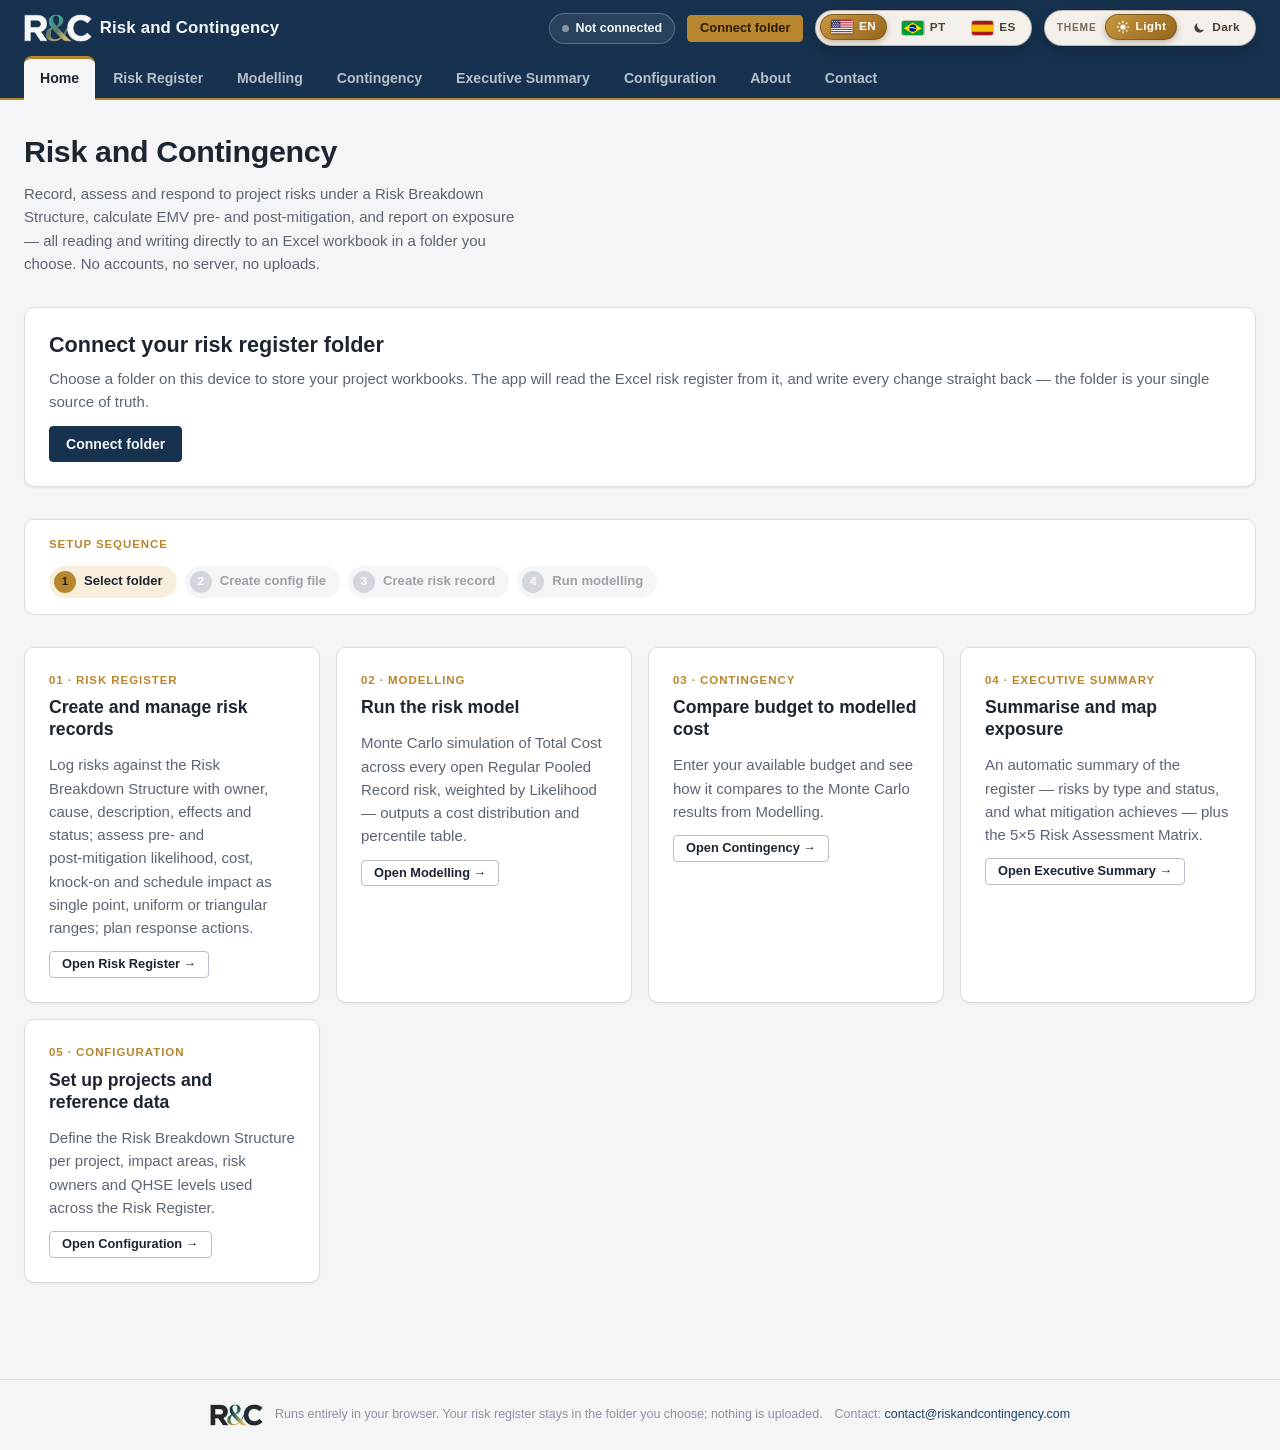
<file: index.html>
<!doctype html>
<html lang="en">
<head>
  <!-- Google tag (gtag.js) -->
  <script async src="https://www.googletagmanager.com/gtag/js?id=G-2DF5MS2G7H"></script>
  <script>window.dataLayer=window.dataLayer||[];function gtag(){dataLayer.push(arguments);}gtag('js',new Date());gtag('config','G-2DF5MS2G7H');</script>
  <meta charset="utf-8">
  <script>(function(){var d=document.documentElement;try{var t=localStorage.getItem('theme-preference');if(t==='light'||t==='dark'){d.dataset.theme=t;}var l=localStorage.getItem('lang-preference')||(navigator.language||'').slice(0,2).toLowerCase();if(l==='pt'||l==='es'){d.lang=l;d.setAttribute('data-i18n-pending','');}}catch(e){}})();</script>
  <meta name="viewport" content="width=device-width, initial-scale=1">
  <link rel="icon" href="/favicon.ico" sizes="48x48">
  <link rel="icon" href="/images/favicon-64.png" type="image/png" sizes="64x64">
  <link rel="apple-touch-icon" href="/images/apple-touch-icon.png">
  <title data-i18n="meta.home.title">Risk and Contingency — Project Risk Register &amp; Monte Carlo</title>
  <meta name="description" data-i18n-attr="content:meta.home.description" content="Manage a project risk register, calculate pre- and post-mitigation EMV and run Monte Carlo contingency modelling, all against an Excel file on your own machine.">
  <link rel="canonical" href="https://riskandcontingency.com/">
  <meta property="og:type" content="website">
  <meta property="og:site_name" content="Risk and Contingency">
  <meta property="og:url" content="https://riskandcontingency.com/">
  <meta property="og:title" content="Risk and Contingency — Project Risk Register &amp; Monte Carlo">
  <meta property="og:description" content="Manage a project risk register, calculate pre- and post-mitigation EMV and run Monte Carlo contingency modelling, all against an Excel file on your own machine.">
  <meta property="og:image" content="https://riskandcontingency.com/images/og-image.png">
  <meta property="og:image:width" content="1200">
  <meta property="og:image:height" content="630">
  <meta property="og:image:alt" content="Risk and Contingency: project risk register, Monte Carlo modelling and contingency planning">
  <meta name="twitter:card" content="summary_large_image">
  <script type="application/ld+json">
  {
    "@context": "https://schema.org",
    "@graph": [
      {
        "@type": "WebSite",
        "@id": "https://riskandcontingency.com/#website",
        "name": "Risk and Contingency",
        "url": "https://riskandcontingency.com/",
        "description": "Manage a project risk register, calculate pre- and post-mitigation EMV and run Monte Carlo contingency modelling, all against an Excel file on your own machine.",
        "inLanguage": "en"
      },
      {
        "@type": "SoftwareApplication",
        "@id": "https://riskandcontingency.com/#app",
        "name": "Risk and Contingency",
        "url": "https://riskandcontingency.com/",
        "description": "A browser-based tool for managing a project risk register: creating and assessing risk records under a Risk Breakdown Structure, calculating EMV pre- and post-mitigation, running Monte Carlo simulation across pooled risks, and comparing an available budget to the modelled cost distribution.",
        "applicationCategory": "BusinessApplication",
        "operatingSystem": "Web",
        "browserRequirements": "Requires a Chromium-based browser (Chrome, Edge or Opera) with the File System Access API.",
        "featureList": [
          "Risk register with risk records under a Risk Breakdown Structure",
          "Pre- and post-mitigation assessment of likelihood, cost, knock-on and schedule impact as single point, uniform or triangular ranges",
          "EMV calculation pre- and post-mitigation",
          "Response action planning",
          "Monte Carlo simulation of Total Cost across pooled risks",
          "Contingency comparison of available budget against modelled cost",
          "Reads and writes an Excel workbook in a local folder you choose"
        ],
        "image": "https://riskandcontingency.com/images/og-image.png",
        "isPartOf": { "@id": "https://riskandcontingency.com/#website" }
      }
    ]
  }
  </script>
  <link rel="stylesheet" href="/css/tokens.css">
  <link rel="stylesheet" href="/css/base.css">
  <link rel="stylesheet" href="/css/components.css">
  <link rel="stylesheet" href="/css/shell.css">
  <script type="module" src="/js/i18n/i18n.js"></script>
</head>
<body data-page="home">
  <header class="app-header">
    <div class="app-header-inner">
      <a class="app-brand" href="/index.html" title="Risk &amp; Contingency">
        <img class="app-brand-logo" src="/images/logo-light.png" alt="" width="68" height="28"><span class="app-brand-name">Risk and Contingency</span>
      </a>
      <button class="app-nav-toggle" type="button" aria-expanded="false" aria-label="Toggle navigation" data-i18n-attr="aria-label:header.toggleNav">&#9776;</button>
      <nav class="app-nav" aria-label="Primary" data-i18n-attr="aria-label:header.primaryNav">
        <a href="/index.html" data-nav="home" data-i18n="nav.home">Home</a>
        <a href="/risk-register.html" data-nav="risk-register" data-i18n="nav.riskRegister">Risk Register</a>
        <a href="/modelling.html" data-nav="modelling" data-i18n="nav.modelling">Modelling</a>
        <a href="/contingency.html" data-nav="contingency" data-i18n="nav.contingency">Contingency</a>
        <a href="/reporting.html" data-nav="reporting" data-i18n="nav.reporting">Executive Summary</a>
        <a href="/configuration.html" data-nav="configuration" data-i18n="nav.configuration">Configuration</a>
        <a href="/about.html" data-nav="about" data-i18n="nav.about">About</a>
        <a href="/contact.html" data-nav="contact" data-i18n="nav.contact">Contact</a>
      </nav>
      <div class="app-header-actions">
        <span class="status-pill" data-connection-pill data-state="checking">
          <span class="status-dot" aria-hidden="true"></span>
          <span data-connection-label>Checking&hellip;</span>
        </span>
        <button class="btn btn-accent btn-sm" type="button" data-connection-action hidden>Connect folder</button>
        <button class="btn btn-ghost btn-sm" type="button" data-connection-disconnect hidden data-i18n="header.disconnect">Disconnect</button>
        <div class="theme-switch" data-theme-switch></div>
      </div>
    </div>
  </header>

  <main class="app-main">
    <div class="page-header">
      <h1 data-i18n="home.title">Risk and Contingency</h1>
      <p data-i18n="home.lead">Record, assess and respond to project risks under a Risk Breakdown Structure, calculate EMV pre- and post‑mitigation, and report on exposure — all reading and writing directly to an Excel workbook in a folder you choose. No accounts, no server, no uploads.</p>
    </div>

    <div id="unsupported-notice" class="notice notice-warning" data-unsupported-notice hidden style="margin-bottom: var(--space-5);">
      <span aria-hidden="true">&#9888;&#65039;</span>
      <div>
        <strong data-i18n="home.unsupported.title">Folder connection isn't available in this browser.</strong>
        <p style="margin: 4px 0 0;" data-i18n="home.unsupported.body">This tool reads and writes your risk register directly on disk using the File System Access API, currently supported in Chrome, Edge and Opera. Open this page in one of those browsers to connect a folder.</p>
      </div>
    </div>

    <section class="card" style="margin-bottom: var(--space-6);" data-requires-no-connection>
      <h2 style="margin-bottom: var(--space-2);" data-i18n="home.connect.title">Connect your risk register folder</h2>
      <p data-i18n="home.connect.body">Choose a folder on this device to store your project workbooks. The app will read the Excel risk register from it, and write every change straight back — the folder is your single source of truth.</p>
      <button class="btn btn-primary" type="button" data-connection-action>Connect folder</button>
    </section>

    <section class="card" style="margin-bottom: var(--space-6);" data-requires-connection hidden>
      <h2 style="margin-bottom: var(--space-2);" data-i18n="home.connected.title">Folder connected</h2>
      <p data-i18n="home.connected.body">Your risk register folder is connected. Head to the Risk Register to create or edit risk records, or Configuration to set up your Risk Breakdown Structure, impact areas and risk owners.</p>
    </section>

    <section style="margin-bottom: var(--space-6);" data-setup-sequence></section>

    <div class="card-grid" style="margin-bottom: var(--space-6);">
      <div class="card">
        <span class="eyebrow" data-i18n="home.card.register.eyebrow">01 · Risk Register</span>
        <h3 data-i18n="home.card.register.title">Create and manage risk records</h3>
        <p data-i18n="home.card.register.body">Log risks against the Risk Breakdown Structure with owner, cause, description, effects and status; assess pre- and post‑mitigation likelihood, cost, knock-on and schedule impact as single point, uniform or triangular ranges; plan response actions.</p>
        <a class="btn btn-secondary btn-sm" href="/risk-register.html" data-i18n="home.card.register.cta">Open Risk Register →</a>
      </div>
      <div class="card">
        <span class="eyebrow" data-i18n="home.card.modelling.eyebrow">02 · Modelling</span>
        <h3 data-i18n="home.card.modelling.title">Run the risk model</h3>
        <p data-i18n="home.card.modelling.body">Monte Carlo simulation of Total Cost across every open Regular Pooled Record risk, weighted by Likelihood — outputs a cost distribution and percentile table.</p>
        <a class="btn btn-secondary btn-sm" href="/modelling.html" data-i18n="home.card.modelling.cta">Open Modelling →</a>
      </div>
      <div class="card">
        <span class="eyebrow" data-i18n="home.card.contingency.eyebrow">03 · Contingency</span>
        <h3 data-i18n="home.card.contingency.title">Compare budget to modelled cost</h3>
        <p data-i18n="home.card.contingency.body">Enter your available budget and see how it compares to the Monte Carlo results from Modelling.</p>
        <a class="btn btn-secondary btn-sm" href="/contingency.html" data-i18n="home.card.contingency.cta">Open Contingency →</a>
      </div>
      <div class="card">
        <span class="eyebrow" data-i18n="home.card.reporting.eyebrow">04 · Executive Summary</span>
        <h3 data-i18n="home.card.reporting.title">Summarise and map exposure</h3>
        <p data-i18n="home.card.reporting.body">An automatic summary of the register — risks by type and status, and what mitigation achieves — plus the 5×5 Risk Assessment Matrix.</p>
        <a class="btn btn-secondary btn-sm" href="/reporting.html" data-i18n="home.card.reporting.cta">Open Executive Summary →</a>
      </div>
      <div class="card">
        <span class="eyebrow" data-i18n="home.card.configuration.eyebrow">05 · Configuration</span>
        <h3 data-i18n="home.card.configuration.title">Set up projects and reference data</h3>
        <p data-i18n="home.card.configuration.body">Define the Risk Breakdown Structure per project, impact areas, risk owners and QHSE levels used across the Risk Register.</p>
        <a class="btn btn-secondary btn-sm" href="/configuration.html" data-i18n="home.card.configuration.cta">Open Configuration →</a>
      </div>
    </div>
  </main>

  <footer class="app-footer">
    <img class="app-footer-logo" src="/images/logo.png" alt="Risk &amp; Contingency" width="58" height="24" data-logo-for="light-bg">
    <img class="app-footer-logo" src="/images/logo-light.png" alt="Risk &amp; Contingency" width="58" height="24" data-logo-for="dark-bg">
    <span data-i18n="footer.text">Runs entirely in your browser. Your risk register stays in the folder you choose; nothing is uploaded.</span>
    <span class="footer-contact"><span data-i18n="footer.contact">Contact:</span> <a href="mailto:contact@riskandcontingency.com">contact@riskandcontingency.com</a></span>
  </footer>

  <script defer src="/js/vendor/xlsx.full.min.js"></script>
  <script type="module" src="/js/shell.js"></script>
  <script type="module" src="/js/theme.js"></script>
  <script type="module" src="/js/setup-sequence.js"></script>
  <script type="module" src="/js/version-check.js"></script>
  <script type="module" src="/js/conflict-banner.js"></script>
</body>
</html>
</file>
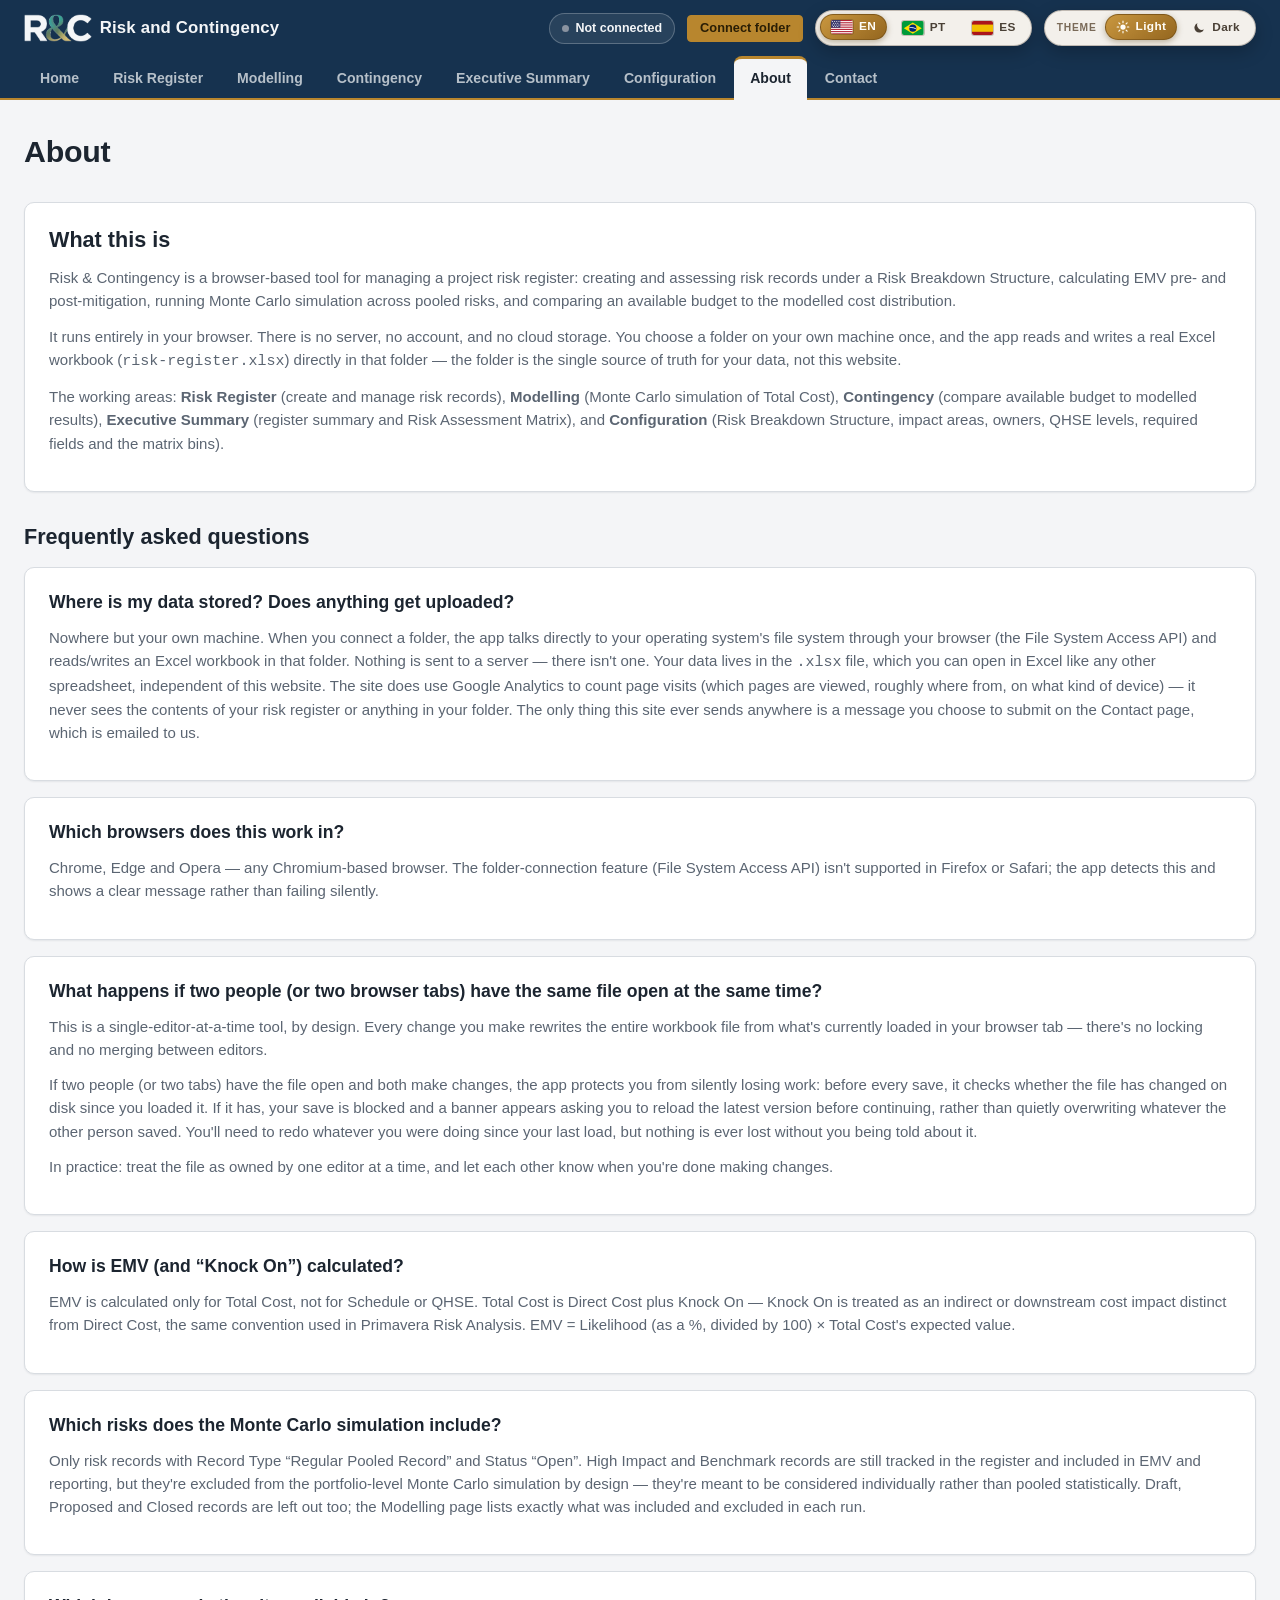
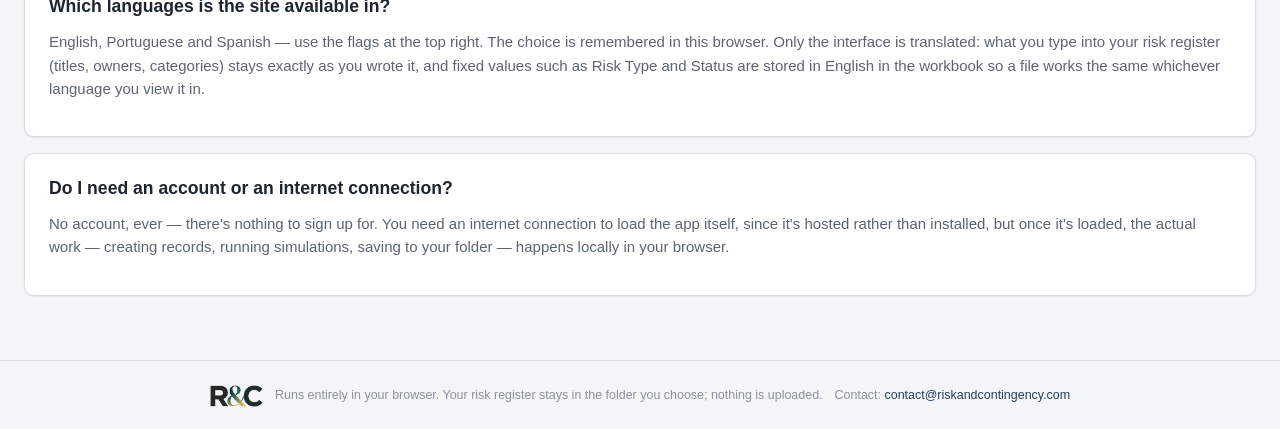
<file: about.html>
<!doctype html>
<html lang="en">
<head>
  <!-- Google tag (gtag.js) -->
  <script async src="https://www.googletagmanager.com/gtag/js?id=G-2DF5MS2G7H"></script>
  <script>window.dataLayer=window.dataLayer||[];function gtag(){dataLayer.push(arguments);}gtag('js',new Date());gtag('config','G-2DF5MS2G7H');</script>
  <meta charset="utf-8">
  <script>(function(){var d=document.documentElement;try{var t=localStorage.getItem('theme-preference');if(t==='light'||t==='dark'){d.dataset.theme=t;}var l=localStorage.getItem('lang-preference')||(navigator.language||'').slice(0,2).toLowerCase();if(l==='pt'||l==='es'){d.lang=l;d.setAttribute('data-i18n-pending','');}}catch(e){}})();</script>
  <meta name="viewport" content="width=device-width, initial-scale=1">
  <link rel="icon" href="/favicon.ico" sizes="48x48">
  <link rel="icon" href="/images/favicon-64.png" type="image/png" sizes="64x64">
  <link rel="apple-touch-icon" href="/images/apple-touch-icon.png">
  <title data-i18n="meta.about.title">About and FAQ — Risk and Contingency</title>
  <meta name="description" data-i18n-attr="content:meta.about.description" content="What Risk and Contingency is, where your data is stored, supported browsers, how EMV and knock-on cost are calculated, and which risks Monte Carlo includes.">
  <link rel="canonical" href="https://riskandcontingency.com/about.html">
  <meta property="og:type" content="website">
  <meta property="og:site_name" content="Risk and Contingency">
  <meta property="og:url" content="https://riskandcontingency.com/about.html">
  <meta property="og:title" content="About and FAQ — Risk and Contingency">
  <meta property="og:description" content="What Risk and Contingency is, where your data is stored, supported browsers, how EMV and knock-on cost are calculated, and which risks Monte Carlo includes.">
  <meta property="og:image" content="https://riskandcontingency.com/images/og-image.png">
  <meta property="og:image:width" content="1200">
  <meta property="og:image:height" content="630">
  <meta property="og:image:alt" content="Risk and Contingency: project risk register, Monte Carlo modelling and contingency planning">
  <meta name="twitter:card" content="summary_large_image">
  <link rel="stylesheet" href="/css/tokens.css">
  <link rel="stylesheet" href="/css/base.css">
  <link rel="stylesheet" href="/css/components.css">
  <link rel="stylesheet" href="/css/shell.css">
  <script type="module" src="/js/i18n/i18n.js"></script>
</head>
<body data-page="about">
  <header class="app-header">
    <div class="app-header-inner">
      <a class="app-brand" href="/index.html" title="Risk &amp; Contingency">
        <img class="app-brand-logo" src="/images/logo-light.png" alt="" width="68" height="28"><span class="app-brand-name">Risk and Contingency</span>
      </a>
      <button class="app-nav-toggle" type="button" aria-expanded="false" aria-label="Toggle navigation" data-i18n-attr="aria-label:header.toggleNav">&#9776;</button>
      <nav class="app-nav" aria-label="Primary" data-i18n-attr="aria-label:header.primaryNav">
        <a href="/index.html" data-nav="home" data-i18n="nav.home">Home</a>
        <a href="/risk-register.html" data-nav="risk-register" data-i18n="nav.riskRegister">Risk Register</a>
        <a href="/modelling.html" data-nav="modelling" data-i18n="nav.modelling">Modelling</a>
        <a href="/contingency.html" data-nav="contingency" data-i18n="nav.contingency">Contingency</a>
        <a href="/reporting.html" data-nav="reporting" data-i18n="nav.reporting">Executive Summary</a>
        <a href="/configuration.html" data-nav="configuration" data-i18n="nav.configuration">Configuration</a>
        <a href="/about.html" data-nav="about" data-i18n="nav.about">About</a>
        <a href="/contact.html" data-nav="contact" data-i18n="nav.contact">Contact</a>
      </nav>
      <div class="app-header-actions">
        <span class="status-pill" data-connection-pill data-state="checking">
          <span class="status-dot" aria-hidden="true"></span>
          <span data-connection-label>Checking&hellip;</span>
        </span>
        <button class="btn btn-accent btn-sm" type="button" data-connection-action hidden>Connect folder</button>
        <button class="btn btn-ghost btn-sm" type="button" data-connection-disconnect hidden data-i18n="header.disconnect">Disconnect</button>
        <div class="theme-switch" data-theme-switch></div>
      </div>
    </div>
  </header>

  <main class="app-main">
    <div class="page-header">
      <h1 data-i18n="about.title">About</h1>
    </div>

    <section class="card" style="margin-bottom: var(--space-6);">
      <h2 data-i18n="about.what.title">What this is</h2>
      <p data-i18n="about.what.p1">Risk &amp; Contingency is a browser-based tool for managing a project risk register: creating and assessing risk records under a Risk Breakdown Structure, calculating EMV pre- and post-mitigation, running Monte Carlo simulation across pooled risks, and comparing an available budget to the modelled cost distribution.</p>
      <p data-i18n-html="about.what.p2">It runs entirely in your browser. There is no server, no account, and no cloud storage. You choose a folder on your own machine once, and the app reads and writes a real Excel workbook (<code>risk-register.xlsx</code>) directly in that folder &mdash; the folder is the single source of truth for your data, not this website.</p>
      <p data-i18n-html="about.what.p3">The working areas: <strong>Risk Register</strong> (create and manage risk records), <strong>Modelling</strong> (Monte Carlo simulation of Total Cost), <strong>Contingency</strong> (compare available budget to modelled results), <strong>Executive Summary</strong> (register summary and Risk Assessment Matrix), and <strong>Configuration</strong> (Risk Breakdown Structure, impact areas, owners, QHSE levels, required fields and the matrix bins).</p>
    </section>

    <section>
      <h2 style="margin-bottom: var(--space-4);" data-i18n="about.faq.title">Frequently asked questions</h2>

      <div class="card" style="margin-bottom: var(--space-4);">
        <h3 data-i18n="about.faq.data.q">Where is my data stored? Does anything get uploaded?</h3>
        <p data-i18n-html="about.faq.data.a">Nowhere but your own machine. When you connect a folder, the app talks directly to your operating system's file system through your browser (the File System Access API) and reads/writes an Excel workbook in that folder. Nothing is sent to a server &mdash; there isn't one. Your data lives in the <code>.xlsx</code> file, which you can open in Excel like any other spreadsheet, independent of this website. The site does use Google Analytics to count page visits (which pages are viewed, roughly where from, on what kind of device) &mdash; it never sees the contents of your risk register or anything in your folder. The only thing this site ever sends anywhere is a message you choose to submit on the Contact page, which is emailed to us.</p>
      </div>

      <div class="card" style="margin-bottom: var(--space-4);">
        <h3 data-i18n="about.faq.browsers.q">Which browsers does this work in?</h3>
        <p data-i18n="about.faq.browsers.a">Chrome, Edge and Opera — any Chromium-based browser. The folder-connection feature (File System Access API) isn't supported in Firefox or Safari; the app detects this and shows a clear message rather than failing silently.</p>
      </div>

      <div class="card" style="margin-bottom: var(--space-4);">
        <h3 data-i18n="about.faq.concurrency.q">What happens if two people (or two browser tabs) have the same file open at the same time?</h3>
        <p data-i18n="about.faq.concurrency.a1">This is a single-editor-at-a-time tool, by design. Every change you make rewrites the entire workbook file from what's currently loaded in your browser tab — there's no locking and no merging between editors.</p>
        <p data-i18n="about.faq.concurrency.a2">If two people (or two tabs) have the file open and both make changes, the app protects you from silently losing work: before every save, it checks whether the file has changed on disk since you loaded it. If it has, your save is blocked and a banner appears asking you to reload the latest version before continuing, rather than quietly overwriting whatever the other person saved. You'll need to redo whatever you were doing since your last load, but nothing is ever lost without you being told about it.</p>
        <p data-i18n="about.faq.concurrency.a3">In practice: treat the file as owned by one editor at a time, and let each other know when you're done making changes.</p>
      </div>

      <div class="card" style="margin-bottom: var(--space-4);">
        <h3 data-i18n="about.faq.emv.q">How is EMV (and "Knock On") calculated?</h3>
        <p data-i18n-html="about.faq.emv.a">EMV is calculated only for Total Cost, not for Schedule or QHSE. Total Cost is Direct Cost plus Knock On &mdash; Knock On is treated as an indirect or downstream cost impact distinct from Direct Cost, the same convention used in Primavera Risk Analysis. EMV = Likelihood (as a %, divided by 100) &times; Total Cost's expected value.</p>
      </div>

      <div class="card" style="margin-bottom: var(--space-4);">
        <h3 data-i18n="about.faq.monteCarlo.q">Which risks does the Monte Carlo simulation include?</h3>
        <p data-i18n="about.faq.monteCarlo.a">Only risk records with Record Type "Regular Pooled Record" and Status "Open". High Impact and Benchmark records are still tracked in the register and included in EMV and reporting, but they're excluded from the portfolio-level Monte Carlo simulation by design — they're meant to be considered individually rather than pooled statistically. Draft, Proposed and Closed records are left out too; the Modelling page lists exactly what was included and excluded in each run.</p>
      </div>

      <div class="card" style="margin-bottom: var(--space-4);">
        <h3 data-i18n="about.faq.languages.q">Which languages is the site available in?</h3>
        <p data-i18n="about.faq.languages.a">English, Portuguese and Spanish — use the flags at the top right. The choice is remembered in this browser. Only the interface is translated: what you type into your risk register (titles, owners, categories) stays exactly as you wrote it, and fixed values such as Risk Type and Status are stored in English in the workbook so a file works the same whichever language you view it in.</p>
      </div>

      <div class="card">
        <h3 data-i18n="about.faq.account.q">Do I need an account or an internet connection?</h3>
        <p data-i18n="about.faq.account.a">No account, ever — there's nothing to sign up for. You need an internet connection to load the app itself, since it's hosted rather than installed, but once it's loaded, the actual work — creating records, running simulations, saving to your folder — happens locally in your browser.</p>
      </div>
    </section>
  </main>

  <footer class="app-footer">
    <img class="app-footer-logo" src="/images/logo.png" alt="Risk &amp; Contingency" width="58" height="24" data-logo-for="light-bg">
    <img class="app-footer-logo" src="/images/logo-light.png" alt="Risk &amp; Contingency" width="58" height="24" data-logo-for="dark-bg">
    <span data-i18n="footer.text">Runs entirely in your browser. Your risk register stays in the folder you choose; nothing is uploaded.</span>
    <span class="footer-contact"><span data-i18n="footer.contact">Contact:</span> <a href="mailto:contact@riskandcontingency.com">contact@riskandcontingency.com</a></span>
  </footer>

  <script defer src="/js/vendor/xlsx.full.min.js"></script>
  <script type="module" src="/js/shell.js"></script>
  <script type="module" src="/js/theme.js"></script>
  <script type="module" src="/js/version-check.js"></script>
  <script type="module" src="/js/conflict-banner.js"></script>
</body>
</html>
</file>
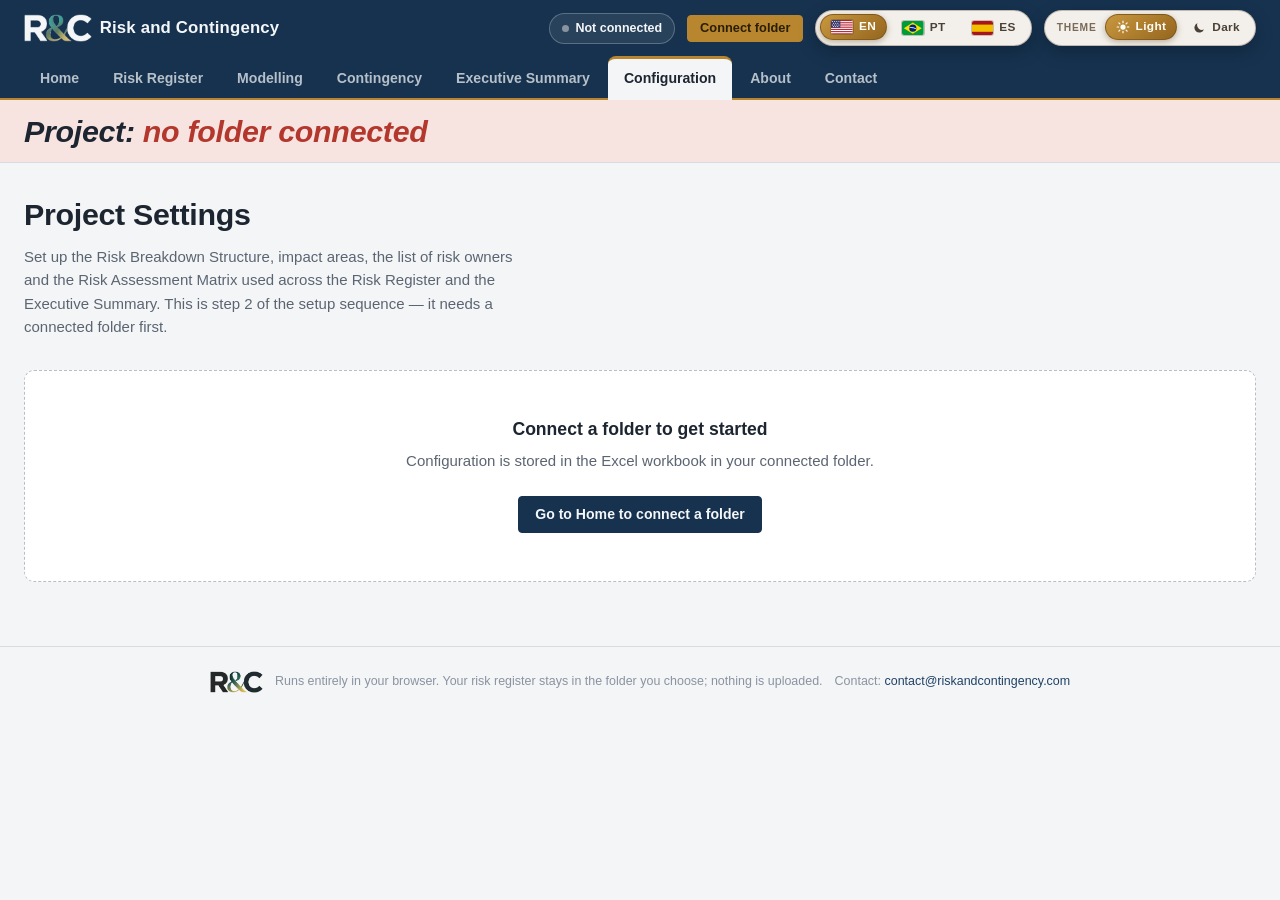
<file: configuration.html>
<!doctype html>
<html lang="en">
<head>
  <!-- Google tag (gtag.js) -->
  <script async src="https://www.googletagmanager.com/gtag/js?id=G-2DF5MS2G7H"></script>
  <script>window.dataLayer=window.dataLayer||[];function gtag(){dataLayer.push(arguments);}gtag('js',new Date());gtag('config','G-2DF5MS2G7H');</script>
  <meta charset="utf-8">
  <script>(function(){var d=document.documentElement;try{var t=localStorage.getItem('theme-preference');if(t==='light'||t==='dark'){d.dataset.theme=t;}var l=localStorage.getItem('lang-preference')||(navigator.language||'').slice(0,2).toLowerCase();if(l==='pt'||l==='es'){d.lang=l;d.setAttribute('data-i18n-pending','');}}catch(e){}})();</script>
  <meta name="viewport" content="width=device-width, initial-scale=1">
  <link rel="icon" href="/favicon.ico" sizes="48x48">
  <link rel="icon" href="/images/favicon-64.png" type="image/png" sizes="64x64">
  <link rel="apple-touch-icon" href="/images/apple-touch-icon.png">
  <title data-i18n="meta.configuration.title">Configuration — RBS and Reference Data | Risk and Contingency</title>
  <meta name="description" data-i18n-attr="content:meta.configuration.description" content="Set up the reference data behind your risk register: Risk Breakdown Structure, impact areas, risk owners and QHSE levels, or start from a ready-made template.">
  <link rel="canonical" href="https://riskandcontingency.com/configuration.html">
  <meta property="og:type" content="website">
  <meta property="og:site_name" content="Risk and Contingency">
  <meta property="og:url" content="https://riskandcontingency.com/configuration.html">
  <meta property="og:title" content="Configuration — RBS and Reference Data | Risk and Contingency">
  <meta property="og:description" content="Set up the reference data behind your risk register: Risk Breakdown Structure, impact areas, risk owners and QHSE levels, or start from a ready-made template.">
  <meta property="og:image" content="https://riskandcontingency.com/images/og-image.png">
  <meta property="og:image:width" content="1200">
  <meta property="og:image:height" content="630">
  <meta property="og:image:alt" content="Risk and Contingency: project risk register, Monte Carlo modelling and contingency planning">
  <meta name="twitter:card" content="summary_large_image">
  <link rel="stylesheet" href="/css/tokens.css">
  <link rel="stylesheet" href="/css/base.css">
  <link rel="stylesheet" href="/css/components.css">
  <link rel="stylesheet" href="/css/shell.css">
  <script type="module" src="/js/i18n/i18n.js"></script>
</head>
<body data-page="configuration">
  <header class="app-header">
    <div class="app-header-inner">
      <a class="app-brand" href="/index.html" title="Risk &amp; Contingency">
        <img class="app-brand-logo" src="/images/logo-light.png" alt="" width="68" height="28"><span class="app-brand-name">Risk and Contingency</span>
      </a>
      <button class="app-nav-toggle" type="button" aria-expanded="false" aria-label="Toggle navigation" data-i18n-attr="aria-label:header.toggleNav">&#9776;</button>
      <nav class="app-nav" aria-label="Primary" data-i18n-attr="aria-label:header.primaryNav">
        <a href="/index.html" data-nav="home" data-i18n="nav.home">Home</a>
        <a href="/risk-register.html" data-nav="risk-register" data-i18n="nav.riskRegister">Risk Register</a>
        <a href="/modelling.html" data-nav="modelling" data-i18n="nav.modelling">Modelling</a>
        <a href="/contingency.html" data-nav="contingency" data-i18n="nav.contingency">Contingency</a>
        <a href="/reporting.html" data-nav="reporting" data-i18n="nav.reporting">Executive Summary</a>
        <a href="/configuration.html" data-nav="configuration" data-i18n="nav.configuration">Configuration</a>
        <a href="/about.html" data-nav="about" data-i18n="nav.about">About</a>
        <a href="/contact.html" data-nav="contact" data-i18n="nav.contact">Contact</a>
      </nav>
      <div class="app-header-actions">
        <span class="status-pill" data-connection-pill data-state="checking">
          <span class="status-dot" aria-hidden="true"></span>
          <span data-connection-label>Checking&hellip;</span>
        </span>
        <button class="btn btn-accent btn-sm" type="button" data-connection-action hidden>Connect folder</button>
        <button class="btn btn-ghost btn-sm" type="button" data-connection-disconnect hidden data-i18n="header.disconnect">Disconnect</button>
        <div class="theme-switch" data-theme-switch></div>
      </div>
    </div>
  </header>

  <main class="app-main">
    <div class="page-header">
      <h1 data-i18n="conf.title">Project Settings</h1>
      <p data-i18n="conf.lead">Set up the Risk Breakdown Structure, impact areas, the list of risk owners and the Risk Assessment Matrix used across the Risk Register and the Executive Summary. This is step 2 of the setup sequence — it needs a connected folder first.</p>
    </div>

    <div class="notice notice-warning" data-unsupported-notice hidden style="margin-bottom: var(--space-5);">
      <span aria-hidden="true">&#9888;&#65039;</span>
      <p style="margin:0;" data-i18n="common.unsupportedShort">Folder connection isn't available in this browser. Open this page in Chrome, Edge or Opera.</p>
    </div>

    <div class="empty-state" data-requires-no-connection>
      <h3 data-i18n="common.connectFirst">Connect a folder to get started</h3>
      <p data-i18n="conf.connectHint">Configuration is stored in the Excel workbook in your connected folder.</p>
      <a class="btn btn-primary" href="/index.html" data-i18n="common.goHomeToConnect">Go to Home to connect a folder</a>
    </div>

    <div data-requires-connection hidden>
      <div class="empty-state" data-config-empty-state hidden>
        <h3 data-i18n="conf.empty.title">No configuration yet</h3>
        <p data-i18n="conf.empty.body">Start from a template with common Risk Breakdown Structure categories, impact areas and generic owners — everything is editable afterwards. The template is created in the language currently selected.</p>
        <button class="btn btn-primary" type="button" data-load-config-template data-i18n="conf.empty.cta">Load starter template</button>
      </div>

      <div data-config-content hidden>
        <div class="card-grid">
          <section class="card">
            <h3 data-i18n="conf.rbs.title">Risk Breakdown Structure</h3>
            <p data-i18n="conf.rbs.body">Categories used to classify risk records.</p>
            <ul class="named-list" data-list="rbs"></ul>
            <form class="named-list-form" data-add-form="rbs">
              <label class="visually-hidden" for="rbs-name" data-i18n="conf.rbs.inputLabel">RBS category name</label>
              <input id="rbs-name" type="text" name="name" placeholder="e.g. Design" data-i18n-attr="placeholder:conf.rbs.placeholder" required>
              <button class="btn btn-secondary btn-sm" type="submit" data-i18n="common.add">Add</button>
            </form>
          </section>
          <section class="card">
            <h3 data-i18n="conf.impactAreas.title">Impact Areas</h3>
            <p data-i18n="conf.impactAreas.body">CAPEX, OPEX and Revenue by default — edit as needed.</p>
            <ul class="named-list" data-list="impactAreas"></ul>
            <form class="named-list-form" data-add-form="impactAreas">
              <label class="visually-hidden" for="impact-area-name" data-i18n="conf.impactAreas.inputLabel">Impact area name</label>
              <input id="impact-area-name" type="text" name="name" placeholder="e.g. CAPEX" data-i18n-attr="placeholder:conf.impactAreas.placeholder" required>
              <button class="btn btn-secondary btn-sm" type="submit" data-i18n="common.add">Add</button>
            </form>
          </section>
          <section class="card">
            <h3 data-i18n="conf.owners.title">Risk Owners</h3>
            <p data-i18n="conf.owners.body">People or roles who can be assigned as a risk owner.</p>
            <ul class="named-list" data-list="owners"></ul>
            <form class="named-list-form" data-add-form="owners">
              <label class="visually-hidden" for="owner-name" data-i18n="conf.owners.inputLabel">Owner name</label>
              <input id="owner-name" type="text" name="name" placeholder="e.g. Project Manager" data-i18n-attr="placeholder:conf.owners.placeholder" required>
              <button class="btn btn-secondary btn-sm" type="submit" data-i18n="common.add">Add</button>
            </form>
          </section>
          <section class="card">
            <h3 data-i18n="conf.qhse.title">QHSE Levels</h3>
            <p data-i18n="conf.qhse.body">Qualitative scoring scale used by the QHSE assessment, low to high severity.</p>
            <ul class="named-list" data-list="qhseLevels"></ul>
            <form class="named-list-form" data-add-form="qhseLevels">
              <label class="visually-hidden" for="qhse-level-name" data-i18n="conf.qhse.inputLabel">QHSE level name</label>
              <input id="qhse-level-name" type="text" name="name" placeholder="e.g. Major" data-i18n-attr="placeholder:conf.qhse.placeholder" required>
              <button class="btn btn-secondary btn-sm" type="submit" data-i18n="common.add">Add</button>
            </form>
          </section>
        </div>

        <section class="card" style="margin-top: var(--space-5);" data-required-config>
          <h3 data-i18n="conf.required.title">Risk record form — required fields</h3>
          <p data-i18n="conf.required.body">Fields that must be filled in before a risk record can be saved. Missing required fields are highlighted in red on the form. Changes save automatically.</p>
          <ul class="named-list" data-required-list></ul>
          <form class="named-list-form" data-required-add>
            <label class="visually-hidden" for="required-field-select" data-i18n="conf.required.selectLabel">Field to make required</label>
            <select id="required-field-select" data-required-select></select>
            <button class="btn btn-secondary btn-sm" type="submit" data-i18n="common.add">Add</button>
          </form>
          <button class="btn btn-ghost btn-sm" type="button" data-required-reset style="margin-top: var(--space-3);" data-i18n="conf.required.reset">Restore defaults</button>
        </section>

        <section class="card" style="margin-top: var(--space-5);" data-ram-config>
          <h3 data-i18n="conf.ram.title">Risk Assessment Matrix (5×5)</h3>
          <p data-ram-intro></p>
          <div class="card-grid" style="margin-top: var(--space-4);">
            <div>
              <h4 style="margin-bottom: var(--space-2);" data-i18n="conf.ram.likelihoodAxis">Likelihood (%) — vertical axis</h4>
              <table class="data-table ram-bins-table" data-ram-bins="likelihood"></table>
              <button class="btn btn-ghost btn-sm" type="button" data-ram-reset="likelihood" style="margin-top: var(--space-2);" data-i18n="conf.ram.reset">Reset to equal bins</button>
            </div>
            <div>
              <h4 style="margin-bottom: var(--space-2);" data-i18n="conf.ram.costAxis">Cost Impact — horizontal axis</h4>
              <table class="data-table ram-bins-table" data-ram-bins="cost"></table>
              <button class="btn btn-ghost btn-sm" type="button" data-ram-reset="cost" style="margin-top: var(--space-2);" data-i18n="conf.ram.reset">Reset to equal bins</button>
              <p data-ram-cost-mode style="font-size:0.8rem; color: var(--color-text-subtle); margin-top: var(--space-2);"></p>
            </div>
          </div>
          <div class="notice notice-warning" data-ram-error hidden style="margin-top: var(--space-4);"></div>
          <h4 style="margin: var(--space-5) 0 var(--space-1);" data-i18n="conf.ram.preview">Preview</h4>
          <p data-ram-preview-note style="font-size:0.85rem; margin-bottom: var(--space-3);"></p>
          <div data-ram-preview></div>
        </section>
      </div>
    </div>
  </main>

  <footer class="app-footer">
    <img class="app-footer-logo" src="/images/logo.png" alt="Risk &amp; Contingency" width="58" height="24" data-logo-for="light-bg">
    <img class="app-footer-logo" src="/images/logo-light.png" alt="Risk &amp; Contingency" width="58" height="24" data-logo-for="dark-bg">
    <span data-i18n="footer.text">Runs entirely in your browser. Your risk register stays in the folder you choose; nothing is uploaded.</span>
    <span class="footer-contact"><span data-i18n="footer.contact">Contact:</span> <a href="mailto:contact@riskandcontingency.com">contact@riskandcontingency.com</a></span>
  </footer>

  <script defer src="/js/vendor/xlsx.full.min.js"></script>
  <script type="module" src="/js/shell.js"></script>
  <script type="module" src="/js/theme.js"></script>
  <script type="module" src="/js/setup-sequence.js"></script>
  <script type="module" src="/js/pages/configuration.js"></script>
  <script type="module" src="/js/version-check.js"></script>
  <script type="module" src="/js/conflict-banner.js"></script>
</body>
</html>
</file>
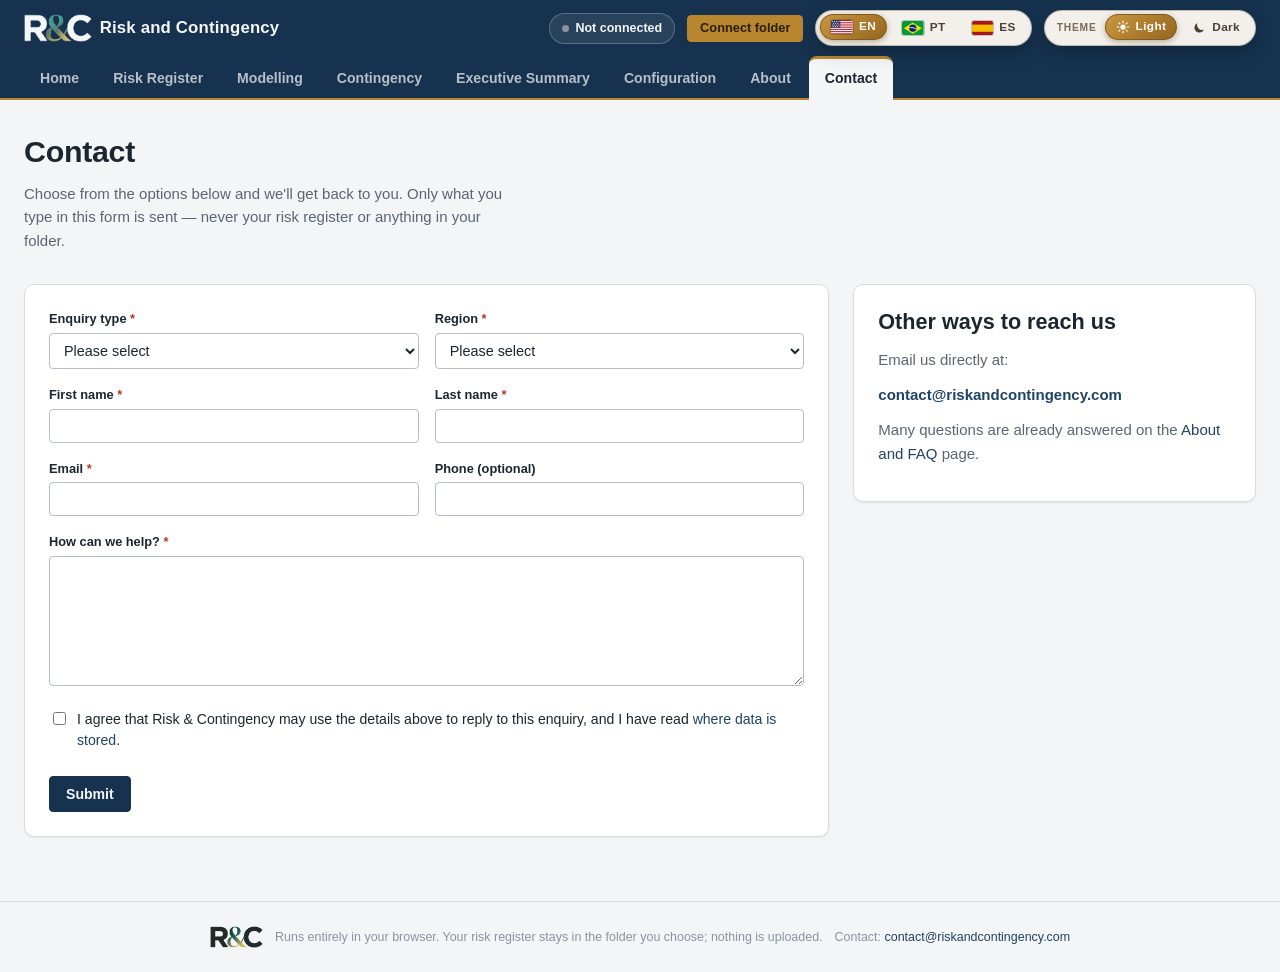
<file: contact.html>
<!doctype html>
<html lang="en">
<head>
  <!-- Google tag (gtag.js) -->
  <script async src="https://www.googletagmanager.com/gtag/js?id=G-2DF5MS2G7H"></script>
  <script>window.dataLayer=window.dataLayer||[];function gtag(){dataLayer.push(arguments);}gtag('js',new Date());gtag('config','G-2DF5MS2G7H');</script>
  <meta charset="utf-8">
  <script>(function(){var d=document.documentElement;try{var t=localStorage.getItem('theme-preference');if(t==='light'||t==='dark'){d.dataset.theme=t;}var l=localStorage.getItem('lang-preference')||(navigator.language||'').slice(0,2).toLowerCase();if(l==='pt'||l==='es'){d.lang=l;d.setAttribute('data-i18n-pending','');}}catch(e){}})();</script>
  <meta name="viewport" content="width=device-width, initial-scale=1">
  <link rel="icon" href="/favicon.ico" sizes="48x48">
  <link rel="icon" href="/images/favicon-64.png" type="image/png" sizes="64x64">
  <link rel="apple-touch-icon" href="/images/apple-touch-icon.png">
  <title data-i18n="meta.contact.title">Contact — Risk and Contingency</title>
  <meta name="description" data-i18n-attr="content:meta.contact.description" content="Get in touch with Risk and Contingency: questions about the risk register tool, bug reports, feature requests, privacy, consulting and media enquiries.">
  <link rel="canonical" href="https://riskandcontingency.com/contact.html">
  <meta property="og:type" content="website">
  <meta property="og:site_name" content="Risk and Contingency">
  <meta property="og:url" content="https://riskandcontingency.com/contact.html">
  <meta property="og:title" content="Contact — Risk and Contingency">
  <meta property="og:description" content="Get in touch with Risk and Contingency: questions about the risk register tool, bug reports, feature requests, privacy, consulting and media enquiries.">
  <meta property="og:image" content="https://riskandcontingency.com/images/og-image.png">
  <meta property="og:image:width" content="1200">
  <meta property="og:image:height" content="630">
  <meta property="og:image:alt" content="Risk and Contingency: project risk register, Monte Carlo modelling and contingency planning">
  <meta name="twitter:card" content="summary_large_image">
  <link rel="stylesheet" href="/css/tokens.css">
  <link rel="stylesheet" href="/css/base.css">
  <link rel="stylesheet" href="/css/components.css">
  <link rel="stylesheet" href="/css/shell.css">
  <script type="module" src="/js/i18n/i18n.js"></script>
</head>
<body data-page="contact">
  <header class="app-header">
    <div class="app-header-inner">
      <a class="app-brand" href="/index.html" title="Risk &amp; Contingency">
        <img class="app-brand-logo" src="/images/logo-light.png" alt="" width="68" height="28"><span class="app-brand-name">Risk and Contingency</span>
      </a>
      <button class="app-nav-toggle" type="button" aria-expanded="false" aria-label="Toggle navigation" data-i18n-attr="aria-label:header.toggleNav">&#9776;</button>
      <nav class="app-nav" aria-label="Primary" data-i18n-attr="aria-label:header.primaryNav">
        <a href="/index.html" data-nav="home" data-i18n="nav.home">Home</a>
        <a href="/risk-register.html" data-nav="risk-register" data-i18n="nav.riskRegister">Risk Register</a>
        <a href="/modelling.html" data-nav="modelling" data-i18n="nav.modelling">Modelling</a>
        <a href="/contingency.html" data-nav="contingency" data-i18n="nav.contingency">Contingency</a>
        <a href="/reporting.html" data-nav="reporting" data-i18n="nav.reporting">Executive Summary</a>
        <a href="/configuration.html" data-nav="configuration" data-i18n="nav.configuration">Configuration</a>
        <a href="/about.html" data-nav="about" data-i18n="nav.about">About</a>
        <a href="/contact.html" data-nav="contact" data-i18n="nav.contact">Contact</a>
      </nav>
      <div class="app-header-actions">
        <span class="status-pill" data-connection-pill data-state="checking">
          <span class="status-dot" aria-hidden="true"></span>
          <span data-connection-label>Checking&hellip;</span>
        </span>
        <button class="btn btn-accent btn-sm" type="button" data-connection-action hidden>Connect folder</button>
        <button class="btn btn-ghost btn-sm" type="button" data-connection-disconnect hidden data-i18n="header.disconnect">Disconnect</button>
        <div class="theme-switch" data-theme-switch></div>
      </div>
    </div>
  </header>

  <main class="app-main">
    <div class="page-header">
      <h1 data-i18n="contact.title">Contact</h1>
      <p data-i18n="contact.intro">Choose from the options below and we'll get back to you. Only what you type in this form is sent — never your risk register or anything in your folder.</p>
    </div>

    <div class="contact-layout">
      <section class="card">
        <form class="contact-form" data-contact-form novalidate>
          <div class="contact-grid">
            <div>
              <label class="is-required" for="contact-enquiry" data-i18n="contact.enquiry">Enquiry type</label>
              <select id="contact-enquiry" name="enquiryType">
                <option value="" data-i18n="contact.select">Please select</option>
                <option value="General enquiry" data-i18n="contact.enquiry.general">General enquiry</option>
                <option value="Using the tool" data-i18n="contact.enquiry.support">Using the tool (how-to questions)</option>
                <option value="Bug report" data-i18n="contact.enquiry.bug">Bug report</option>
                <option value="Feature request" data-i18n="contact.enquiry.feature">Feature request or feedback</option>
                <option value="Consulting and training" data-i18n="contact.enquiry.consulting">Consulting and training</option>
                <option value="Privacy enquiry" data-i18n="contact.enquiry.privacy">Privacy enquiry</option>
                <option value="Media" data-i18n="contact.enquiry.media">Media</option>
              </select>
            </div>
            <div>
              <label class="is-required" for="contact-region" data-i18n="contact.region">Region</label>
              <select id="contact-region" name="region">
                <option value="" data-i18n="contact.select">Please select</option>
                <option value="United Kingdom" data-i18n="contact.region.uk">United Kingdom</option>
                <option value="Europe" data-i18n="contact.region.europe">Europe</option>
                <option value="USA" data-i18n="contact.region.usa">USA</option>
                <option value="Canada" data-i18n="contact.region.canada">Canada</option>
                <option value="Latin America" data-i18n="contact.region.latam">Latin America</option>
                <option value="Middle East" data-i18n="contact.region.middleEast">Middle East</option>
                <option value="Africa" data-i18n="contact.region.africa">Africa</option>
                <option value="Asia" data-i18n="contact.region.asia">Asia</option>
                <option value="Australia and New Zealand" data-i18n="contact.region.anz">Australia and New Zealand</option>
              </select>
            </div>
            <div>
              <label class="is-required" for="contact-first-name" data-i18n="contact.firstName">First name</label>
              <input id="contact-first-name" name="firstName" type="text" autocomplete="given-name" maxlength="100">
            </div>
            <div>
              <label class="is-required" for="contact-last-name" data-i18n="contact.lastName">Last name</label>
              <input id="contact-last-name" name="lastName" type="text" autocomplete="family-name" maxlength="100">
            </div>
            <div>
              <label class="is-required" for="contact-email" data-i18n="contact.email">Email</label>
              <input id="contact-email" name="email" type="email" autocomplete="email" maxlength="200">
            </div>
            <div>
              <label for="contact-phone" data-i18n="contact.phone">Phone (optional)</label>
              <input id="contact-phone" name="phone" type="tel" autocomplete="tel" maxlength="40">
            </div>
          </div>

          <div class="contact-message">
            <label class="is-required" for="contact-message" data-i18n="contact.message">How can we help?</label>
            <textarea id="contact-message" name="message" rows="7" maxlength="5000"></textarea>
          </div>

          <!-- Spam trap: hidden from people, filled in by most bots. -->
          <div class="contact-hp" aria-hidden="true">
            <label for="contact-website">Website</label>
            <input id="contact-website" name="website" type="text" tabindex="-1" autocomplete="off">
          </div>

          <div class="contact-consent">
            <input id="contact-consent" name="consent" type="checkbox">
            <label for="contact-consent" data-i18n-html="contact.consent">I agree that Risk &amp; Contingency may use the details above to reply to this enquiry, and I have read <a href="/about.html">where data is stored</a>.</label>
          </div>

          <div class="notice notice-warning contact-error" data-contact-error role="alert" hidden></div>

          <div class="contact-actions">
            <button class="btn btn-primary" type="submit" data-contact-submit data-i18n="contact.submit">Submit</button>
          </div>
        </form>

        <div class="contact-success" data-contact-success role="status" tabindex="-1" hidden>
          <h2 data-i18n="contact.success.title">Thank you — your message has been sent</h2>
          <p data-i18n="contact.success.body">We'll reply to the email address you gave us.</p>
          <button class="btn btn-secondary" type="button" data-contact-again data-i18n="contact.success.again">Send another message</button>
        </div>
      </section>

      <aside class="card contact-aside">
        <h2 data-i18n="contact.aside.title">Other ways to reach us</h2>
        <p data-i18n="contact.aside.email">Email us directly at:</p>
        <p><a href="mailto:contact@riskandcontingency.com"><strong>contact@riskandcontingency.com</strong></a></p>
        <p data-i18n-html="contact.aside.faq">Many questions are already answered on the <a href="/about.html">About and FAQ</a> page.</p>
      </aside>
    </div>
  </main>

  <footer class="app-footer">
    <img class="app-footer-logo" src="/images/logo.png" alt="Risk &amp; Contingency" width="58" height="24" data-logo-for="light-bg">
    <img class="app-footer-logo" src="/images/logo-light.png" alt="Risk &amp; Contingency" width="58" height="24" data-logo-for="dark-bg">
    <span data-i18n="footer.text">Runs entirely in your browser. Your risk register stays in the folder you choose; nothing is uploaded.</span>
    <span class="footer-contact"><span data-i18n="footer.contact">Contact:</span> <a href="mailto:contact@riskandcontingency.com">contact@riskandcontingency.com</a></span>
  </footer>

  <script defer src="/js/vendor/xlsx.full.min.js"></script>
  <script type="module" src="/js/shell.js"></script>
  <script type="module" src="/js/theme.js"></script>
  <script type="module" src="/js/version-check.js"></script>
  <script type="module" src="/js/conflict-banner.js"></script>
  <script type="module" src="/js/pages/contact.js"></script>
</body>
</html>
</file>
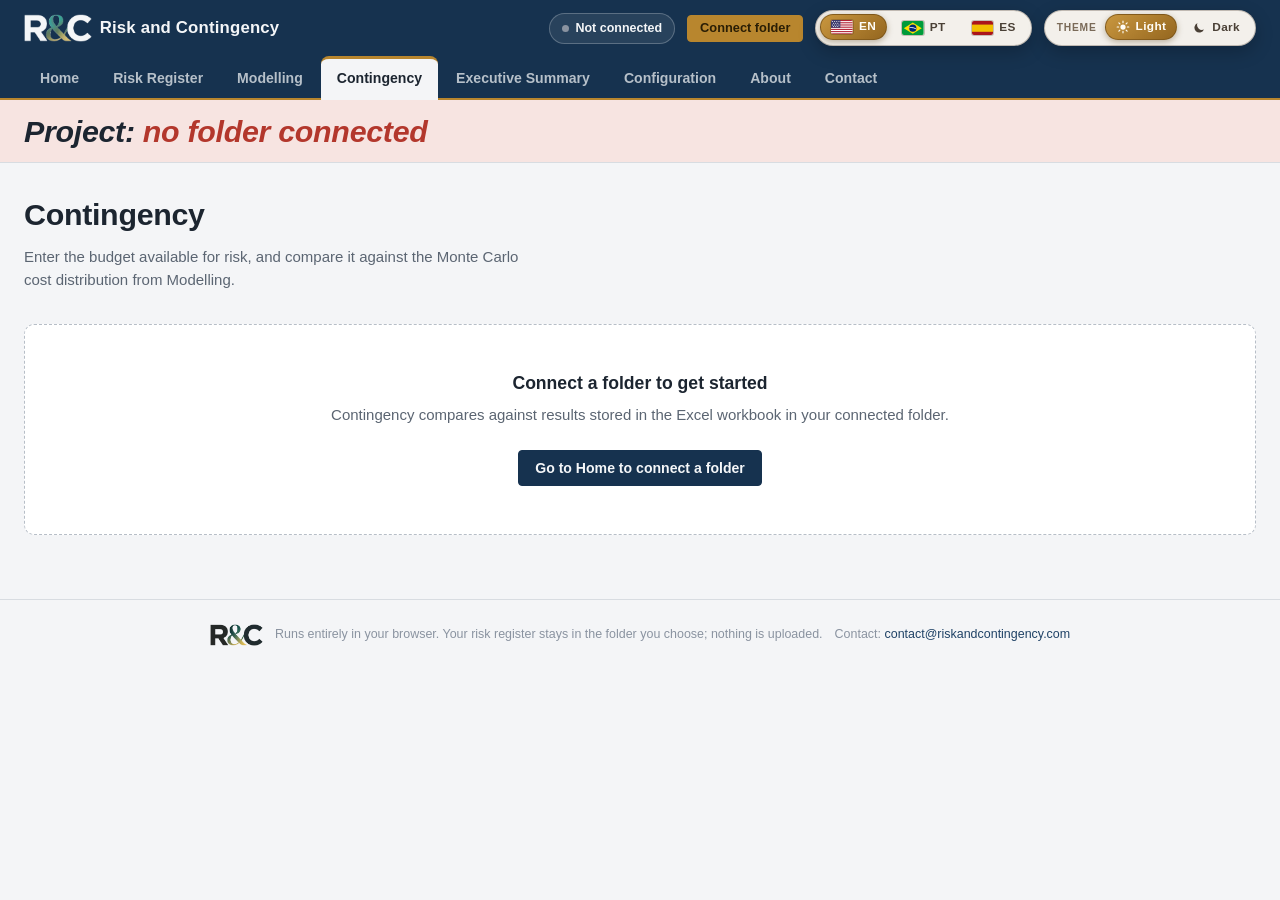
<file: contingency.html>
<!doctype html>
<html lang="en">
<head>
  <!-- Google tag (gtag.js) -->
  <script async src="https://www.googletagmanager.com/gtag/js?id=G-2DF5MS2G7H"></script>
  <script>window.dataLayer=window.dataLayer||[];function gtag(){dataLayer.push(arguments);}gtag('js',new Date());gtag('config','G-2DF5MS2G7H');</script>
  <meta charset="utf-8">
  <script>(function(){var d=document.documentElement;try{var t=localStorage.getItem('theme-preference');if(t==='light'||t==='dark'){d.dataset.theme=t;}var l=localStorage.getItem('lang-preference')||(navigator.language||'').slice(0,2).toLowerCase();if(l==='pt'||l==='es'){d.lang=l;d.setAttribute('data-i18n-pending','');}}catch(e){}})();</script>
  <meta name="viewport" content="width=device-width, initial-scale=1">
  <link rel="icon" href="/favicon.ico" sizes="48x48">
  <link rel="icon" href="/images/favicon-64.png" type="image/png" sizes="64x64">
  <link rel="apple-touch-icon" href="/images/apple-touch-icon.png">
  <title data-i18n="meta.contingency.title">Contingency Budget vs. Modelled Cost | Risk and Contingency</title>
  <meta name="description" data-i18n-attr="content:meta.contingency.description" content="Compare your available contingency budget against the Monte Carlo modelled cost distribution and see which confidence level (P05 to P50) the budget covers.">
  <link rel="canonical" href="https://riskandcontingency.com/contingency.html">
  <meta property="og:type" content="website">
  <meta property="og:site_name" content="Risk and Contingency">
  <meta property="og:url" content="https://riskandcontingency.com/contingency.html">
  <meta property="og:title" content="Contingency Budget vs. Modelled Cost | Risk and Contingency">
  <meta property="og:description" content="Compare your available contingency budget against the Monte Carlo modelled cost distribution and see which confidence level (P05 to P50) the budget covers.">
  <meta property="og:image" content="https://riskandcontingency.com/images/og-image.png">
  <meta property="og:image:width" content="1200">
  <meta property="og:image:height" content="630">
  <meta property="og:image:alt" content="Risk and Contingency: project risk register, Monte Carlo modelling and contingency planning">
  <meta name="twitter:card" content="summary_large_image">
  <link rel="stylesheet" href="/css/tokens.css">
  <link rel="stylesheet" href="/css/base.css">
  <link rel="stylesheet" href="/css/components.css">
  <link rel="stylesheet" href="/css/shell.css">
  <script type="module" src="/js/i18n/i18n.js"></script>
</head>
<body data-page="contingency">
  <header class="app-header">
    <div class="app-header-inner">
      <a class="app-brand" href="/index.html" title="Risk &amp; Contingency">
        <img class="app-brand-logo" src="/images/logo-light.png" alt="" width="68" height="28"><span class="app-brand-name">Risk and Contingency</span>
      </a>
      <button class="app-nav-toggle" type="button" aria-expanded="false" aria-label="Toggle navigation" data-i18n-attr="aria-label:header.toggleNav">&#9776;</button>
      <nav class="app-nav" aria-label="Primary" data-i18n-attr="aria-label:header.primaryNav">
        <a href="/index.html" data-nav="home" data-i18n="nav.home">Home</a>
        <a href="/risk-register.html" data-nav="risk-register" data-i18n="nav.riskRegister">Risk Register</a>
        <a href="/modelling.html" data-nav="modelling" data-i18n="nav.modelling">Modelling</a>
        <a href="/contingency.html" data-nav="contingency" data-i18n="nav.contingency">Contingency</a>
        <a href="/reporting.html" data-nav="reporting" data-i18n="nav.reporting">Executive Summary</a>
        <a href="/configuration.html" data-nav="configuration" data-i18n="nav.configuration">Configuration</a>
        <a href="/about.html" data-nav="about" data-i18n="nav.about">About</a>
        <a href="/contact.html" data-nav="contact" data-i18n="nav.contact">Contact</a>
      </nav>
      <div class="app-header-actions">
        <span class="status-pill" data-connection-pill data-state="checking">
          <span class="status-dot" aria-hidden="true"></span>
          <span data-connection-label>Checking&hellip;</span>
        </span>
        <button class="btn btn-accent btn-sm" type="button" data-connection-action hidden>Connect folder</button>
        <button class="btn btn-ghost btn-sm" type="button" data-connection-disconnect hidden data-i18n="header.disconnect">Disconnect</button>
        <div class="theme-switch" data-theme-switch></div>
      </div>
    </div>
  </header>

  <main class="app-main">
    <div class="page-header">
      <h1 data-i18n="cont.title">Contingency</h1>
      <p data-i18n="cont.lead">Enter the budget available for risk, and compare it against the Monte Carlo cost distribution from Modelling.</p>
    </div>

    <div class="notice notice-warning" data-unsupported-notice hidden style="margin-bottom: var(--space-5);">
      <span aria-hidden="true">&#9888;&#65039;</span>
      <p style="margin:0;" data-i18n="common.unsupportedShort">Folder connection isn't available in this browser. Open this page in Chrome, Edge or Opera.</p>
    </div>

    <div class="empty-state" data-requires-no-connection>
      <h3 data-i18n="common.connectFirst">Connect a folder to get started</h3>
      <p data-i18n="cont.connectHint">Contingency compares against results stored in the Excel workbook in your connected folder.</p>
      <a class="btn btn-primary" href="/index.html" data-i18n="common.goHomeToConnect">Go to Home to connect a folder</a>
    </div>

    <div data-requires-connection hidden>
      <div class="notice notice-warning" data-step-locked-notice="4" hidden style="margin-bottom: var(--space-5);">
        <span aria-hidden="true">&#9888;&#65039;</span>
        <p style="margin:0;" data-locked-purpose="setup.purpose.contingency"></p>
      </div>

      <div data-requires-step="4" hidden>
        <div class="card" style="margin-bottom: var(--space-5);">
          <h3 data-i18n="cont.budget.title">Available budget</h3>
          <p data-i18n="cont.budget.body">Saved automatically to your risk register folder.</p>
          <div class="form-grid" style="max-width: 320px;">
            <div>
              <label for="budget-input" data-i18n="cont.budget.label">Available Budget</label>
              <input id="budget-input" type="number" step="any" data-budget-input placeholder="e.g. 100000" data-i18n-attr="placeholder:cont.budget.placeholder">
            </div>
          </div>
        </div>

        <div data-contingency-results hidden>
          <div class="card" style="margin-bottom: var(--space-5);">
            <div style="display:flex; justify-content:space-between; align-items:baseline; flex-wrap:wrap; gap: var(--space-2);">
              <h3 style="margin-bottom:0;" data-i18n="cont.results.title">Budget vs. modelled cost</h3>
              <span style="font-size:0.8rem; color: var(--color-text-subtle);" data-contingency-run-meta></span>
            </div>
            <div class="form-grid" style="margin-top: var(--space-3); max-width: 640px;">
              <div>
                <label for="contingency-source" data-i18n="cont.source.label">Modelling to compare</label>
                <select id="contingency-source" data-contingency-source></select>
              </div>
              <div data-contingency-phase-select-wrap hidden>
                <label for="contingency-phase-select" data-i18n="cont.compareAgainst">Compare against</label>
                <select id="contingency-phase-select" data-contingency-phase-select></select>
              </div>
            </div>
            <div class="assessment-summary">
              <div class="stat-tile">
                <div class="stat-label" data-i18n="cont.budget.label">Available Budget</div>
                <div class="stat-value" data-contingency-budget>—</div>
              </div>
              <div class="stat-tile">
                <div class="stat-label" data-i18n="cont.confidence">Confidence Covered</div>
                <div class="stat-value" data-contingency-confidence>—</div>
              </div>
              <div class="stat-tile">
                <div class="stat-label" data-i18n="cont.gapP50">Gap to P50</div>
                <div class="stat-value" data-contingency-gap>—</div>
                <div class="stat-sub" data-i18n="cont.gapP50Sub">Budget minus P50 — negative when the budget is below P50</div>
              </div>
            </div>
            <div class="chart-with-controls" style="margin-top: var(--space-4);">
              <div data-contingency-chart></div>
              <aside class="chart-controls" data-chart-controls></aside>
            </div>
            <h4 style="margin: var(--space-5) 0 var(--space-2);" data-i18n="pct.summaryTitle">Summary — Min, P10 to P90, Max</h4>
            <div style="overflow-x:auto;">
              <table class="data-table percentile-table" data-contingency-table></table>
            </div>
          </div>

          <div class="card" style="margin-bottom: var(--space-5);">
            <h3 data-i18n="pct.fullTitle">Full distribution — P01 to P99</h3>
            <p data-i18n="pct.fullBody">Every percentile of the simulated Total Cost, 1% at a time: the value the cost stays at or below with that probability.</p>
            <div class="percentile-scroll">
              <table class="data-table percentile-table" data-contingency-full-table></table>
            </div>
          </div>
        </div>

        <div class="empty-state" data-contingency-no-budget>
          <h3 data-i18n="cont.noBudget.title">Enter a budget to compare</h3>
          <p data-i18n="cont.noBudget.body">Once you enter an available budget above, it'll be compared against the last Monte Carlo run automatically.</p>
        </div>
      </div>
    </div>
  </main>

  <footer class="app-footer">
    <img class="app-footer-logo" src="/images/logo.png" alt="Risk &amp; Contingency" width="58" height="24" data-logo-for="light-bg">
    <img class="app-footer-logo" src="/images/logo-light.png" alt="Risk &amp; Contingency" width="58" height="24" data-logo-for="dark-bg">
    <span data-i18n="footer.text">Runs entirely in your browser. Your risk register stays in the folder you choose; nothing is uploaded.</span>
    <span class="footer-contact"><span data-i18n="footer.contact">Contact:</span> <a href="mailto:contact@riskandcontingency.com">contact@riskandcontingency.com</a></span>
  </footer>

  <script defer src="/js/vendor/xlsx.full.min.js"></script>
  <script type="module" src="/js/shell.js"></script>
  <script type="module" src="/js/theme.js"></script>
  <script type="module" src="/js/setup-sequence.js"></script>
  <script type="module" src="/js/pages/contingency.js"></script>
  <script type="module" src="/js/version-check.js"></script>
  <script type="module" src="/js/conflict-banner.js"></script>
</body>
</html>
</file>
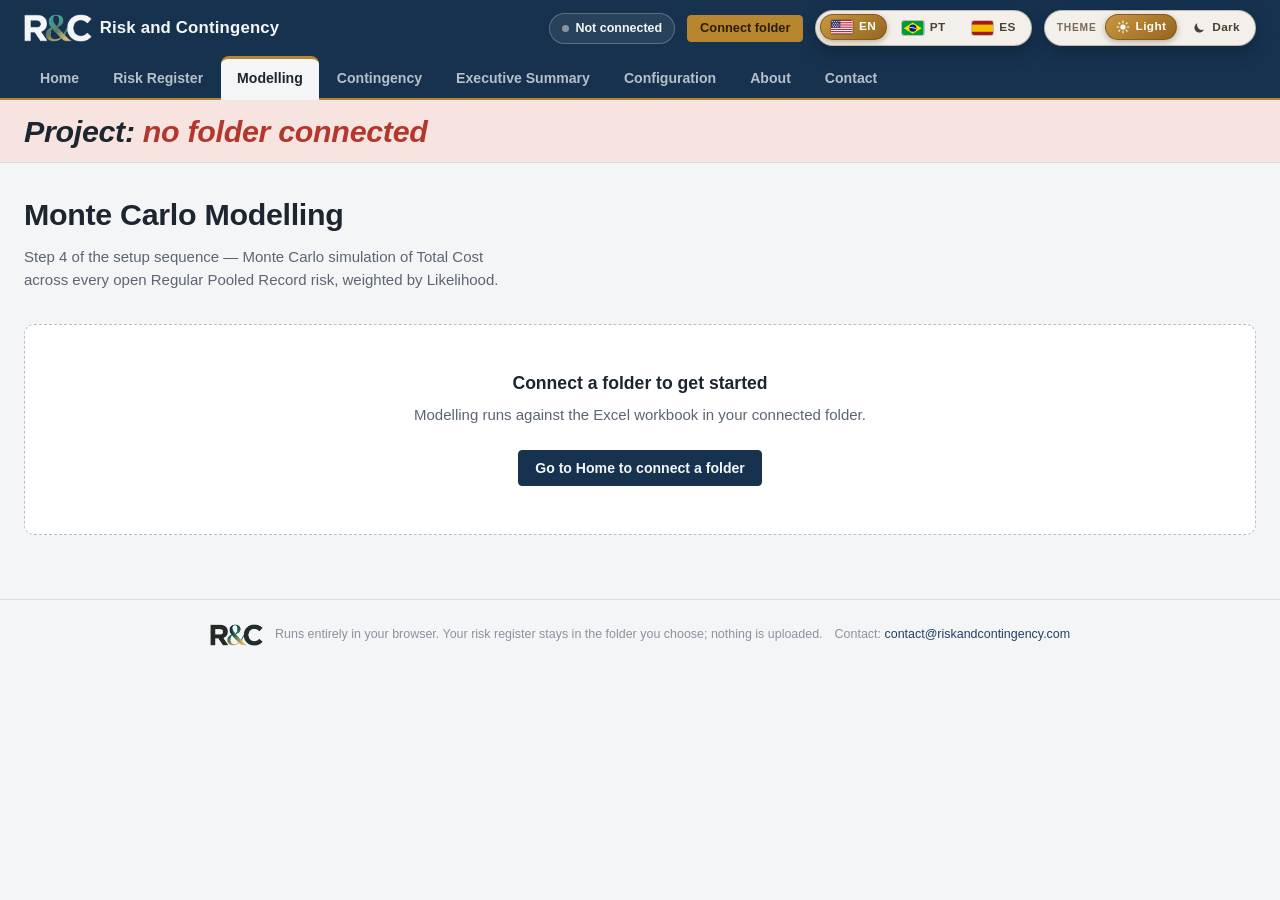
<file: modelling.html>
<!doctype html>
<html lang="en">
<head>
  <!-- Google tag (gtag.js) -->
  <script async src="https://www.googletagmanager.com/gtag/js?id=G-2DF5MS2G7H"></script>
  <script>window.dataLayer=window.dataLayer||[];function gtag(){dataLayer.push(arguments);}gtag('js',new Date());gtag('config','G-2DF5MS2G7H');</script>
  <meta charset="utf-8">
  <script>(function(){var d=document.documentElement;try{var t=localStorage.getItem('theme-preference');if(t==='light'||t==='dark'){d.dataset.theme=t;}var l=localStorage.getItem('lang-preference')||(navigator.language||'').slice(0,2).toLowerCase();if(l==='pt'||l==='es'){d.lang=l;d.setAttribute('data-i18n-pending','');}}catch(e){}})();</script>
  <meta name="viewport" content="width=device-width, initial-scale=1">
  <link rel="icon" href="/favicon.ico" sizes="48x48">
  <link rel="icon" href="/images/favicon-64.png" type="image/png" sizes="64x64">
  <link rel="apple-touch-icon" href="/images/apple-touch-icon.png">
  <title data-i18n="meta.modelling.title">Monte Carlo Modelling — Risk and Contingency</title>
  <meta name="description" data-i18n-attr="content:meta.modelling.description" content="Run a Monte Carlo simulation across pooled project risks, pre- and post-mitigation, and view the total cost distribution with P05 to P50 percentile results.">
  <link rel="canonical" href="https://riskandcontingency.com/modelling.html">
  <meta property="og:type" content="website">
  <meta property="og:site_name" content="Risk and Contingency">
  <meta property="og:url" content="https://riskandcontingency.com/modelling.html">
  <meta property="og:title" content="Monte Carlo Modelling — Risk and Contingency">
  <meta property="og:description" content="Run a Monte Carlo simulation across pooled project risks, pre- and post-mitigation, and view the total cost distribution with P05 to P50 percentile results.">
  <meta property="og:image" content="https://riskandcontingency.com/images/og-image.png">
  <meta property="og:image:width" content="1200">
  <meta property="og:image:height" content="630">
  <meta property="og:image:alt" content="Risk and Contingency: project risk register, Monte Carlo modelling and contingency planning">
  <meta name="twitter:card" content="summary_large_image">
  <link rel="stylesheet" href="/css/tokens.css">
  <link rel="stylesheet" href="/css/base.css">
  <link rel="stylesheet" href="/css/components.css">
  <link rel="stylesheet" href="/css/shell.css">
  <script type="module" src="/js/i18n/i18n.js"></script>
</head>
<body data-page="modelling">
  <header class="app-header">
    <div class="app-header-inner">
      <a class="app-brand" href="/index.html" title="Risk &amp; Contingency">
        <img class="app-brand-logo" src="/images/logo-light.png" alt="" width="68" height="28"><span class="app-brand-name">Risk and Contingency</span>
      </a>
      <button class="app-nav-toggle" type="button" aria-expanded="false" aria-label="Toggle navigation" data-i18n-attr="aria-label:header.toggleNav">&#9776;</button>
      <nav class="app-nav" aria-label="Primary" data-i18n-attr="aria-label:header.primaryNav">
        <a href="/index.html" data-nav="home" data-i18n="nav.home">Home</a>
        <a href="/risk-register.html" data-nav="risk-register" data-i18n="nav.riskRegister">Risk Register</a>
        <a href="/modelling.html" data-nav="modelling" data-i18n="nav.modelling">Modelling</a>
        <a href="/contingency.html" data-nav="contingency" data-i18n="nav.contingency">Contingency</a>
        <a href="/reporting.html" data-nav="reporting" data-i18n="nav.reporting">Executive Summary</a>
        <a href="/configuration.html" data-nav="configuration" data-i18n="nav.configuration">Configuration</a>
        <a href="/about.html" data-nav="about" data-i18n="nav.about">About</a>
        <a href="/contact.html" data-nav="contact" data-i18n="nav.contact">Contact</a>
      </nav>
      <div class="app-header-actions">
        <span class="status-pill" data-connection-pill data-state="checking">
          <span class="status-dot" aria-hidden="true"></span>
          <span data-connection-label>Checking&hellip;</span>
        </span>
        <button class="btn btn-accent btn-sm" type="button" data-connection-action hidden>Connect folder</button>
        <button class="btn btn-ghost btn-sm" type="button" data-connection-disconnect hidden data-i18n="header.disconnect">Disconnect</button>
        <div class="theme-switch" data-theme-switch></div>
      </div>
    </div>
  </header>

  <main class="app-main">
    <div class="page-header">
      <h1 data-i18n="mod.title">Monte Carlo Modelling</h1>
      <p data-i18n="mod.lead">Step 4 of the setup sequence — Monte Carlo simulation of Total Cost across every open Regular Pooled Record risk, weighted by Likelihood.</p>
    </div>

    <div class="notice notice-warning" data-unsupported-notice hidden style="margin-bottom: var(--space-5);">
      <span aria-hidden="true">&#9888;&#65039;</span>
      <p style="margin:0;" data-i18n="common.unsupportedShort">Folder connection isn't available in this browser. Open this page in Chrome, Edge or Opera.</p>
    </div>

    <div class="empty-state" data-requires-no-connection>
      <h3 data-i18n="common.connectFirst">Connect a folder to get started</h3>
      <p data-i18n="mod.connectHint">Modelling runs against the Excel workbook in your connected folder.</p>
      <a class="btn btn-primary" href="/index.html" data-i18n="common.goHomeToConnect">Go to Home to connect a folder</a>
    </div>

    <div data-requires-connection hidden>
      <div class="notice notice-warning" data-step-locked-notice="3" hidden style="margin-bottom: var(--space-5);">
        <span aria-hidden="true">&#9888;&#65039;</span>
        <p style="margin:0;" data-locked-purpose="setup.purpose.modelling"></p>
      </div>

      <div data-requires-step="3" hidden>
        <div class="card" style="margin-bottom: var(--space-5);">
          <h3 data-i18n="mod.run.title">Run Monte Carlo simulation</h3>
          <p data-i18n-html="mod.run.body">Simulates the Total Cost (Direct Cost + Knock On) of every <strong>Regular Pooled Record</strong> risk with Status <strong>Open</strong>, weighted by its assessed Likelihood, across many trials to produce a cost distribution.</p>
          <p data-pooled-count style="font-size:0.85rem;"></p>
          <div class="form-grid" style="max-width: 480px;">
            <div>
              <label data-i18n="common.assessment">Assessment</label>
              <div style="display:flex; gap: var(--space-4); margin-top: 8px;">
                <label class="inline-check">
                  <input type="checkbox" data-mc-phase-checkbox value="pre" checked> <span data-i18n="phase.pre">Pre-mitigation</span>
                </label>
                <label class="inline-check">
                  <input type="checkbox" data-mc-phase-checkbox value="post" checked> <span data-i18n="phase.post">Post-mitigation</span>
                </label>
              </div>
            </div>
            <div>
              <label for="mc-trials" data-i18n="mod.simulations">Simulations</label>
              <select id="mc-trials" data-mc-trials>
                <option value="1000">1,000</option>
                <option value="5000" selected>5,000</option>
                <option value="10000">10,000</option>
              </select>
            </div>
          </div>
          <button class="btn btn-primary" type="button" data-run-simulation style="margin-top: var(--space-4);" data-i18n="mod.runButton">Run simulation</button>
          <p class="dist-feedback" data-mc-empty-notice hidden style="margin-top: var(--space-3);" data-i18n="mod.emptyNotice">No open Regular Pooled Record risks yet — set a risk record's Record Type to Regular Pooled Record and its Status to Open in the Risk Register to include it in modelling.</p>

          <div class="saved-picker">
            <label for="mc-saved" data-i18n="mod.saved.label">Saved modellings</label>
            <div class="saved-picker-row">
              <select id="mc-saved" data-mc-saved></select>
              <button class="btn btn-ghost btn-sm" type="button" data-mc-delete hidden data-i18n="common.delete">Delete</button>
            </div>
            <p class="chart-controls-note" data-i18n="mod.saved.hint">Pick a saved modelling to show its distributions again. Run a simulation and use “Save modelling” to add one.</p>
          </div>
        </div>

        <div data-mc-results hidden>
          <div class="card" style="margin-bottom: var(--space-5);">
            <div style="display:flex; justify-content:space-between; align-items:baseline; flex-wrap:wrap; gap: var(--space-2);">
              <h3 style="margin-bottom:0;" data-i18n="mod.results">Results</h3>
              <span style="font-size:0.8rem; color: var(--color-text-subtle);" data-mc-run-meta></span>
              <button class="btn btn-accent btn-sm" type="button" data-mc-save hidden data-i18n="mod.save.button">Save modelling</button>
            </div>
            <div class="inline-name-host" data-mc-save-form hidden></div>
            <h4 style="margin: var(--space-4) 0 var(--space-2);" data-i18n="mod.scope.title">Risks in this run</h4>
            <div style="overflow-x:auto;">
              <table class="data-table scope-table" data-mc-scope-table></table>
            </div>
            <div data-mc-scope-notes></div>
            <div class="chart-with-controls" style="margin-top: var(--space-5);">
              <div data-mc-chart></div>
              <aside class="chart-controls" data-chart-controls></aside>
            </div>
            <h4 style="margin: var(--space-5) 0 var(--space-2);" data-i18n="pct.summaryTitle">Summary — Min, P10 to P90, Max</h4>
            <div style="overflow-x:auto;">
              <table class="data-table percentile-table" data-mc-table></table>
            </div>
          </div>

          <div class="card" style="margin-bottom: var(--space-5);">
            <h3 data-i18n="pct.fullTitle">Full distribution — P01 to P99</h3>
            <p data-i18n="pct.fullBody">Every percentile of the simulated Total Cost, 1% at a time: the value the cost stays at or below with that probability.</p>
            <div class="percentile-scroll">
              <table class="data-table percentile-table" data-mc-full-table></table>
            </div>
          </div>
        </div>
      </div>
    </div>
  </main>

  <footer class="app-footer">
    <img class="app-footer-logo" src="/images/logo.png" alt="Risk &amp; Contingency" width="58" height="24" data-logo-for="light-bg">
    <img class="app-footer-logo" src="/images/logo-light.png" alt="Risk &amp; Contingency" width="58" height="24" data-logo-for="dark-bg">
    <span data-i18n="footer.text">Runs entirely in your browser. Your risk register stays in the folder you choose; nothing is uploaded.</span>
    <span class="footer-contact"><span data-i18n="footer.contact">Contact:</span> <a href="mailto:contact@riskandcontingency.com">contact@riskandcontingency.com</a></span>
  </footer>

  <script defer src="/js/vendor/xlsx.full.min.js"></script>
  <script type="module" src="/js/shell.js"></script>
  <script type="module" src="/js/theme.js"></script>
  <script type="module" src="/js/setup-sequence.js"></script>
  <script type="module" src="/js/pages/modelling.js"></script>
  <script type="module" src="/js/version-check.js"></script>
  <script type="module" src="/js/conflict-banner.js"></script>
</body>
</html>
</file>
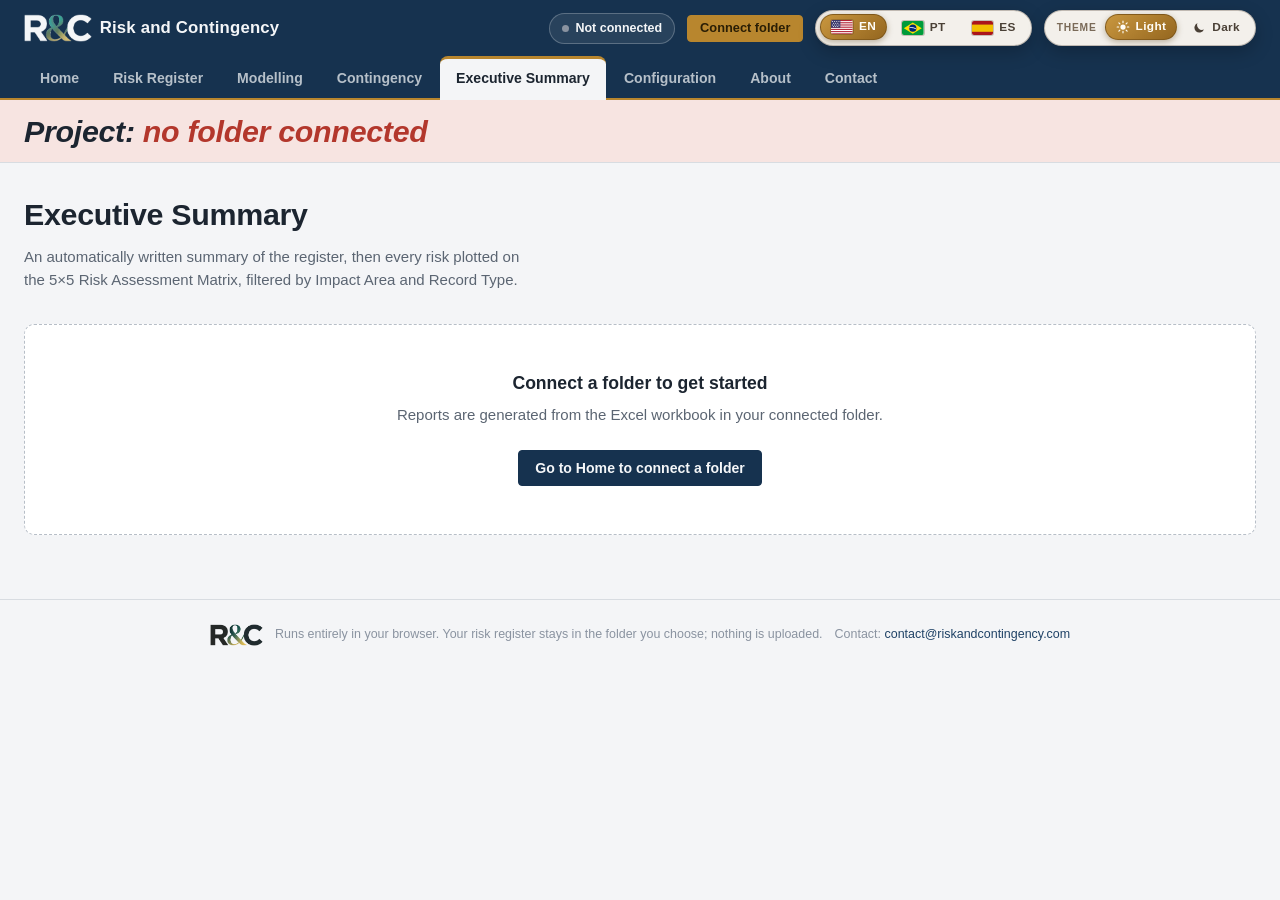
<file: reporting.html>
<!doctype html>
<html lang="en">
<head>
  <!-- Google tag (gtag.js) -->
  <script async src="https://www.googletagmanager.com/gtag/js?id=G-2DF5MS2G7H"></script>
  <script>window.dataLayer=window.dataLayer||[];function gtag(){dataLayer.push(arguments);}gtag('js',new Date());gtag('config','G-2DF5MS2G7H');</script>
  <meta charset="utf-8">
  <script>(function(){var d=document.documentElement;try{var t=localStorage.getItem('theme-preference');if(t==='light'||t==='dark'){d.dataset.theme=t;}var l=localStorage.getItem('lang-preference')||(navigator.language||'').slice(0,2).toLowerCase();if(l==='pt'||l==='es'){d.lang=l;d.setAttribute('data-i18n-pending','');}}catch(e){}})();</script>
  <meta name="viewport" content="width=device-width, initial-scale=1">
  <link rel="icon" href="/favicon.ico" sizes="48x48">
  <link rel="icon" href="/images/favicon-64.png" type="image/png" sizes="64x64">
  <link rel="apple-touch-icon" href="/images/apple-touch-icon.png">
  <title data-i18n="meta.reporting.title">Executive Summary — Risk Register | Risk and Contingency</title>
  <meta name="description" data-i18n-attr="content:meta.reporting.description" content="An automatic written summary of your project risk register by type, status and mitigation, plus every risk plotted on a 5x5 Risk Assessment Matrix.">
  <link rel="canonical" href="https://riskandcontingency.com/reporting.html">
  <meta property="og:type" content="website">
  <meta property="og:site_name" content="Risk and Contingency">
  <meta property="og:url" content="https://riskandcontingency.com/reporting.html">
  <meta property="og:title" content="Executive Summary — Risk Register | Risk and Contingency">
  <meta property="og:description" content="An automatic written summary of your project risk register by type, status and mitigation, plus every risk plotted on a 5x5 Risk Assessment Matrix.">
  <meta property="og:image" content="https://riskandcontingency.com/images/og-image.png">
  <meta property="og:image:width" content="1200">
  <meta property="og:image:height" content="630">
  <meta property="og:image:alt" content="Risk and Contingency: project risk register, Monte Carlo modelling and contingency planning">
  <meta name="twitter:card" content="summary_large_image">
  <link rel="stylesheet" href="/css/tokens.css">
  <link rel="stylesheet" href="/css/base.css">
  <link rel="stylesheet" href="/css/components.css">
  <link rel="stylesheet" href="/css/shell.css">
  <script type="module" src="/js/i18n/i18n.js"></script>
</head>
<body data-page="reporting">
  <header class="app-header">
    <div class="app-header-inner">
      <a class="app-brand" href="/index.html" title="Risk &amp; Contingency">
        <img class="app-brand-logo" src="/images/logo-light.png" alt="" width="68" height="28"><span class="app-brand-name">Risk and Contingency</span>
      </a>
      <button class="app-nav-toggle" type="button" aria-expanded="false" aria-label="Toggle navigation" data-i18n-attr="aria-label:header.toggleNav">&#9776;</button>
      <nav class="app-nav" aria-label="Primary" data-i18n-attr="aria-label:header.primaryNav">
        <a href="/index.html" data-nav="home" data-i18n="nav.home">Home</a>
        <a href="/risk-register.html" data-nav="risk-register" data-i18n="nav.riskRegister">Risk Register</a>
        <a href="/modelling.html" data-nav="modelling" data-i18n="nav.modelling">Modelling</a>
        <a href="/contingency.html" data-nav="contingency" data-i18n="nav.contingency">Contingency</a>
        <a href="/reporting.html" data-nav="reporting" data-i18n="nav.reporting">Executive Summary</a>
        <a href="/configuration.html" data-nav="configuration" data-i18n="nav.configuration">Configuration</a>
        <a href="/about.html" data-nav="about" data-i18n="nav.about">About</a>
        <a href="/contact.html" data-nav="contact" data-i18n="nav.contact">Contact</a>
      </nav>
      <div class="app-header-actions">
        <span class="status-pill" data-connection-pill data-state="checking">
          <span class="status-dot" aria-hidden="true"></span>
          <span data-connection-label>Checking&hellip;</span>
        </span>
        <button class="btn btn-accent btn-sm" type="button" data-connection-action hidden>Connect folder</button>
        <button class="btn btn-ghost btn-sm" type="button" data-connection-disconnect hidden data-i18n="header.disconnect">Disconnect</button>
        <div class="theme-switch" data-theme-switch></div>
      </div>
    </div>
  </header>

  <main class="app-main">
    <div class="page-header">
      <h1 data-i18n="rep.title">Executive Summary</h1>
      <p data-i18n="rep.lead">An automatically written summary of the register, then every risk plotted on the 5×5 Risk Assessment Matrix, filtered by Impact Area and Record Type.</p>
    </div>

    <div class="notice notice-warning" data-unsupported-notice hidden style="margin-bottom: var(--space-5);">
      <span aria-hidden="true">&#9888;&#65039;</span>
      <p style="margin:0;" data-i18n="common.unsupportedShort">Folder connection isn't available in this browser. Open this page in Chrome, Edge or Opera.</p>
    </div>

    <div class="empty-state" data-requires-no-connection>
      <h3 data-i18n="common.connectFirst">Connect a folder to get started</h3>
      <p data-i18n="rep.connectHint">Reports are generated from the Excel workbook in your connected folder.</p>
      <a class="btn btn-primary" href="/index.html" data-i18n="common.goHomeToConnect">Go to Home to connect a folder</a>
    </div>

    <div data-requires-connection hidden>
      <div class="notice notice-warning" data-step-locked-notice="3" hidden style="margin-bottom: var(--space-5);">
        <span aria-hidden="true">&#9888;&#65039;</span>
        <p style="margin:0;" data-locked-purpose="setup.purpose.reporting"></p>
      </div>

      <div data-requires-step="3" hidden>
        <section class="card report-summary" style="margin-bottom: var(--space-5);">
          <h3 data-i18n="rep.summary.title">Risk Register Executive Summary</h3>
          <div class="assessment-summary report-kpis" data-report-kpis></div>
          <div class="report-narrative" data-report-narrative></div>
        </section>

        <section class="card" style="margin-bottom: var(--space-5);">
          <div style="display:flex; justify-content:space-between; align-items:baseline; flex-wrap:wrap; gap: var(--space-2);">
            <h3 style="margin-bottom:0;" data-i18n="ram.title">Risk Assessment Matrix</h3>
            <a href="/configuration.html" style="font-size:0.85rem;" data-i18n="rep.ram.editLink">Edit matrix bins in Configuration →</a>
          </div>
          <p style="margin-top: var(--space-2);" data-i18n="rep.ram.body">Each risk is placed by its expected Likelihood and expected Cost Impact (Total Cost = Direct Cost + Knock On; opportunities by magnitude), using the bins set in Configuration.</p>
          <div class="form-grid" style="margin: var(--space-4) 0;">
            <div>
              <label for="ram-phase" data-i18n="common.assessment">Assessment</label>
              <select id="ram-phase" data-ram-filter="phase">
                <option value="pre" data-i18n="phase.pre">Pre-mitigation</option>
                <option value="post" data-i18n="phase.post">Post-mitigation</option>
              </select>
            </div>
            <div>
              <label for="ram-impact-area" data-i18n="rr.field.impactArea">Impact Area</label>
              <select id="ram-impact-area" data-ram-filter="impactArea"></select>
            </div>
            <div>
              <label for="ram-record-type" data-i18n="rr.field.recordType">Record Type</label>
              <select id="ram-record-type" data-ram-filter="recordType"></select>
            </div>
          </div>
          <p data-ram-summary style="font-size:0.85rem;"></p>
          <div data-ram-matrix></div>
          <div class="ram-legend">
            <span><span class="ram-chip">R-0001</span><span data-i18n="value.riskType.Threat">Threat</span></span>
            <span><span class="ram-chip ram-chip-opportunity">R-0002</span><span data-i18n="value.riskType.Opportunity">Opportunity</span></span>
            <span><span class="ram-swatch ram-cell-low"></span><span data-i18n="ram.legend.low">Low (L×I 1–4)</span></span>
            <span><span class="ram-swatch ram-cell-medium"></span><span data-i18n="ram.legend.medium">Medium (5–12)</span></span>
            <span><span class="ram-swatch ram-cell-high"></span><span data-i18n="ram.legend.high">High (15–25)</span></span>
          </div>
          <div style="overflow-x:auto; margin-top: var(--space-5);">
            <table class="data-table" data-ram-table></table>
          </div>
        </section>
      </div>
    </div>
  </main>

  <footer class="app-footer">
    <img class="app-footer-logo" src="/images/logo.png" alt="Risk &amp; Contingency" width="58" height="24" data-logo-for="light-bg">
    <img class="app-footer-logo" src="/images/logo-light.png" alt="Risk &amp; Contingency" width="58" height="24" data-logo-for="dark-bg">
    <span data-i18n="footer.text">Runs entirely in your browser. Your risk register stays in the folder you choose; nothing is uploaded.</span>
    <span class="footer-contact"><span data-i18n="footer.contact">Contact:</span> <a href="mailto:contact@riskandcontingency.com">contact@riskandcontingency.com</a></span>
  </footer>

  <script defer src="/js/vendor/xlsx.full.min.js"></script>
  <script type="module" src="/js/shell.js"></script>
  <script type="module" src="/js/theme.js"></script>
  <script type="module" src="/js/setup-sequence.js"></script>
  <script type="module" src="/js/pages/reporting.js"></script>
  <script type="module" src="/js/version-check.js"></script>
  <script type="module" src="/js/conflict-banner.js"></script>
</body>
</html>
</file>
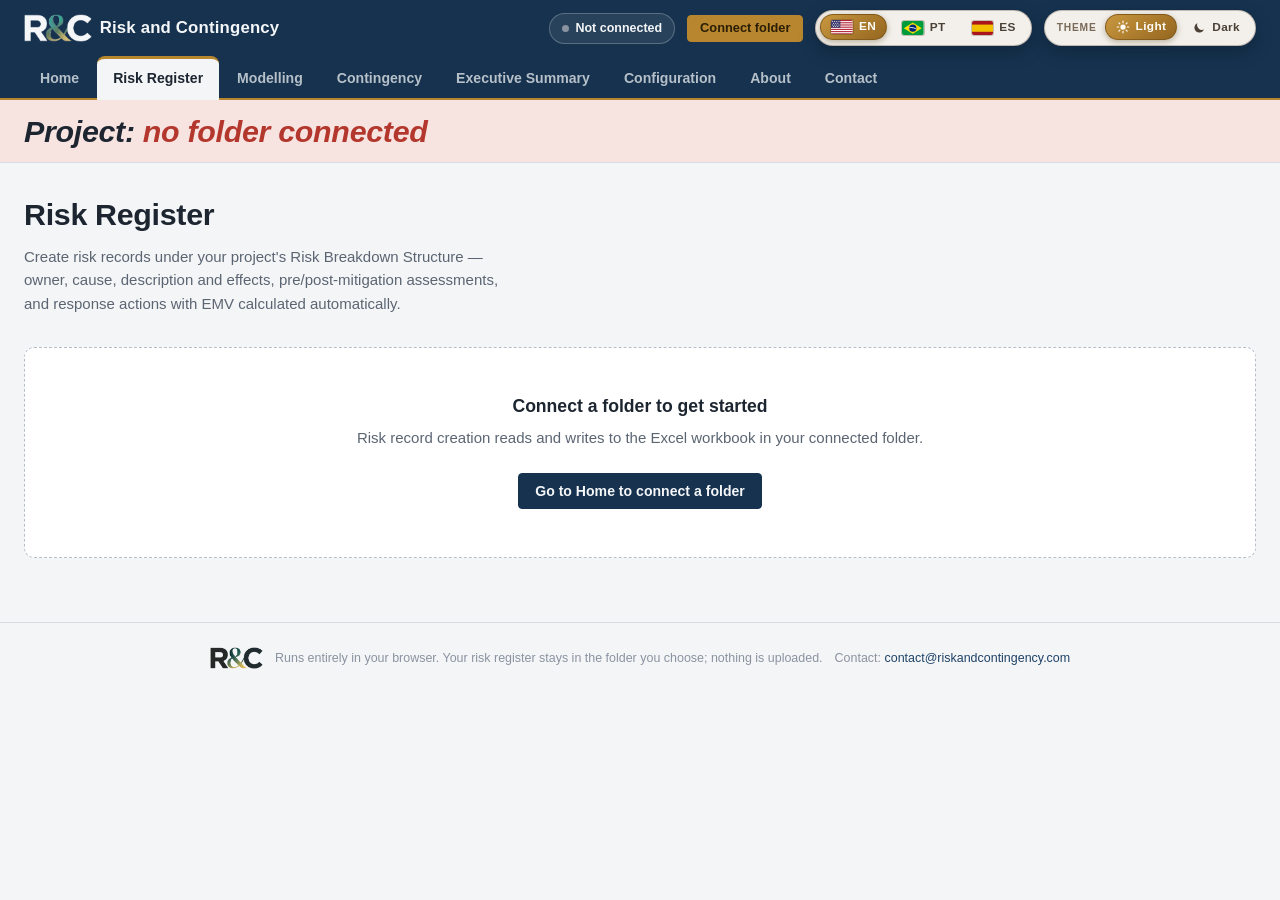
<file: risk-register.html>
<!doctype html>
<html lang="en">
<head>
  <!-- Google tag (gtag.js) -->
  <script async src="https://www.googletagmanager.com/gtag/js?id=G-2DF5MS2G7H"></script>
  <script>window.dataLayer=window.dataLayer||[];function gtag(){dataLayer.push(arguments);}gtag('js',new Date());gtag('config','G-2DF5MS2G7H');</script>
  <meta charset="utf-8">
  <script>(function(){var d=document.documentElement;try{var t=localStorage.getItem('theme-preference');if(t==='light'||t==='dark'){d.dataset.theme=t;}var l=localStorage.getItem('lang-preference')||(navigator.language||'').slice(0,2).toLowerCase();if(l==='pt'||l==='es'){d.lang=l;d.setAttribute('data-i18n-pending','');}}catch(e){}})();</script>
  <meta name="viewport" content="width=device-width, initial-scale=1">
  <link rel="icon" href="/favicon.ico" sizes="48x48">
  <link rel="icon" href="/images/favicon-64.png" type="image/png" sizes="64x64">
  <link rel="apple-touch-icon" href="/images/apple-touch-icon.png">
  <title data-i18n="meta.riskRegister.title">Risk Register — Project Risk Records | Risk and Contingency</title>
  <meta name="description" data-i18n-attr="content:meta.riskRegister.description" content="Create, assess and track project risk records by RBS category, with likelihood, cost and schedule distributions, live EMV and response actions per risk.">
  <link rel="canonical" href="https://riskandcontingency.com/risk-register.html">
  <meta property="og:type" content="website">
  <meta property="og:site_name" content="Risk and Contingency">
  <meta property="og:url" content="https://riskandcontingency.com/risk-register.html">
  <meta property="og:title" content="Risk Register — Project Risk Records | Risk and Contingency">
  <meta property="og:description" content="Create, assess and track project risk records by RBS category, with likelihood, cost and schedule distributions, live EMV and response actions per risk.">
  <meta property="og:image" content="https://riskandcontingency.com/images/og-image.png">
  <meta property="og:image:width" content="1200">
  <meta property="og:image:height" content="630">
  <meta property="og:image:alt" content="Risk and Contingency: project risk register, Monte Carlo modelling and contingency planning">
  <meta name="twitter:card" content="summary_large_image">
  <link rel="stylesheet" href="/css/tokens.css">
  <link rel="stylesheet" href="/css/base.css">
  <link rel="stylesheet" href="/css/components.css">
  <link rel="stylesheet" href="/css/shell.css">
  <script type="module" src="/js/i18n/i18n.js"></script>
</head>
<body data-page="risk-register">
  <header class="app-header">
    <div class="app-header-inner">
      <a class="app-brand" href="/index.html" title="Risk &amp; Contingency">
        <img class="app-brand-logo" src="/images/logo-light.png" alt="" width="68" height="28"><span class="app-brand-name">Risk and Contingency</span>
      </a>
      <button class="app-nav-toggle" type="button" aria-expanded="false" aria-label="Toggle navigation" data-i18n-attr="aria-label:header.toggleNav">&#9776;</button>
      <nav class="app-nav" aria-label="Primary" data-i18n-attr="aria-label:header.primaryNav">
        <a href="/index.html" data-nav="home" data-i18n="nav.home">Home</a>
        <a href="/risk-register.html" data-nav="risk-register" data-i18n="nav.riskRegister">Risk Register</a>
        <a href="/modelling.html" data-nav="modelling" data-i18n="nav.modelling">Modelling</a>
        <a href="/contingency.html" data-nav="contingency" data-i18n="nav.contingency">Contingency</a>
        <a href="/reporting.html" data-nav="reporting" data-i18n="nav.reporting">Executive Summary</a>
        <a href="/configuration.html" data-nav="configuration" data-i18n="nav.configuration">Configuration</a>
        <a href="/about.html" data-nav="about" data-i18n="nav.about">About</a>
        <a href="/contact.html" data-nav="contact" data-i18n="nav.contact">Contact</a>
      </nav>
      <div class="app-header-actions">
        <span class="status-pill" data-connection-pill data-state="checking">
          <span class="status-dot" aria-hidden="true"></span>
          <span data-connection-label>Checking&hellip;</span>
        </span>
        <button class="btn btn-accent btn-sm" type="button" data-connection-action hidden>Connect folder</button>
        <button class="btn btn-ghost btn-sm" type="button" data-connection-disconnect hidden data-i18n="header.disconnect">Disconnect</button>
        <div class="theme-switch" data-theme-switch></div>
      </div>
    </div>
  </header>

  <main class="app-main">
    <div class="page-header">
      <h1 data-i18n="rr.title">Risk Register</h1>
      <p data-i18n="rr.lead">Create risk records under your project's Risk Breakdown Structure — owner, cause, description and effects, pre/post‑mitigation assessments, and response actions with EMV calculated automatically.</p>
    </div>

    <div class="notice notice-warning" data-unsupported-notice hidden style="margin-bottom: var(--space-5);">
      <span aria-hidden="true">&#9888;&#65039;</span>
      <p style="margin:0;" data-i18n="common.unsupportedShort">Folder connection isn't available in this browser. Open this page in Chrome, Edge or Opera.</p>
    </div>

    <div class="empty-state" data-requires-no-connection>
      <h3 data-i18n="common.connectFirst">Connect a folder to get started</h3>
      <p data-i18n="rr.connectHint">Risk record creation reads and writes to the Excel workbook in your connected folder.</p>
      <a class="btn btn-primary" href="/index.html" data-i18n="common.goHomeToConnect">Go to Home to connect a folder</a>
    </div>

    <div data-requires-connection hidden>
      <div class="notice notice-warning" data-step-locked-notice="2" hidden style="margin-bottom: var(--space-5);">
        <span aria-hidden="true">&#9888;&#65039;</span>
        <p style="margin:0;" data-locked-purpose="setup.purpose.riskRegister"></p>
      </div>

      <div data-requires-step="2" hidden>
        <div data-view="list">
          <div style="display:flex; justify-content:space-between; align-items:center; gap: var(--space-3); margin-bottom: var(--space-5); flex-wrap: wrap;">
            <div style="display:flex; gap: var(--space-2); flex-wrap: wrap;">
              <button class="btn btn-primary" type="button" data-new-record data-i18n="rr.newRecord">New risk record</button>
              <button class="btn btn-secondary" type="button" data-load-template="0" data-i18n="rr.loadThreat">Load example: Threat</button>
              <button class="btn btn-secondary" type="button" data-load-template="1" data-i18n="rr.loadOpportunity">Load example: Opportunity</button>
            </div>
          </div>

          <div class="notice notice-warning" data-id-repairs hidden style="margin-bottom: var(--space-5);"></div>

          <div class="baseline-bar" data-baseline-bar hidden>
            <div>
              <label for="rr-baseline" data-i18n="rr.baseline.view">Showing</label>
              <select id="rr-baseline" data-baseline-select></select>
            </div>
            <button class="btn btn-secondary btn-sm" type="button" data-baseline-save data-i18n="rr.baseline.save">Save baseline</button>
            <button class="btn btn-accent btn-sm" type="button" data-baseline-restore hidden data-i18n="rr.baseline.restore">Restore this baseline</button>
            <button class="btn btn-ghost btn-sm" type="button" data-baseline-delete hidden data-i18n="rr.baseline.delete">Delete baseline</button>
          </div>
          <div class="inline-name-host" data-baseline-name-form hidden></div>
          <div class="notice" data-baseline-notice hidden style="margin-bottom: var(--space-4);"></div>

          <div class="empty-state" data-records-empty hidden>
            <h3 data-i18n="rr.empty.title">No risk records yet</h3>
            <p data-i18n="rr.empty.body">Create your first risk record, or load one of the generic templates to see the fields in action.</p>
          </div>

          <div data-records-list-wrap hidden>
            <div class="list-filters" data-list-filters>
              <div class="list-filter-search">
                <label for="rr-filter-search" data-i18n="rr.filter.search">Search</label>
                <input id="rr-filter-search" type="search" data-list-filter="search" autocomplete="off" data-i18n-attr="placeholder:rr.filter.searchPlaceholder" placeholder="ID, title, owner…">
              </div>
              <div>
                <label for="rr-filter-status" data-i18n="rr.field.status">Status</label>
                <select id="rr-filter-status" data-list-filter="status"></select>
              </div>
              <div>
                <label for="rr-filter-riskType" data-i18n="rr.field.riskType">Risk Type</label>
                <select id="rr-filter-riskType" data-list-filter="riskType"></select>
              </div>
              <div>
                <label for="rr-filter-recordType" data-i18n="rr.field.recordType">Record Type</label>
                <select id="rr-filter-recordType" data-list-filter="recordType"></select>
              </div>
              <div>
                <label for="rr-filter-impactArea" data-i18n="rr.field.impactArea">Impact Area</label>
                <select id="rr-filter-impactArea" data-list-filter="impactArea"></select>
              </div>
              <div class="list-filter-clear">
                <button class="btn btn-ghost btn-sm" type="button" data-clear-filters data-i18n="rr.filter.clear">Clear filters</button>
              </div>
            </div>

            <div data-view-mode-toggle></div>

            <p class="list-summary" data-records-summary="top" role="status" aria-live="polite"></p>
            <div style="overflow-x:auto;">
              <table class="data-table" data-records-table>
                <thead data-records-thead></thead>
                <tbody data-records-body></tbody>
                <tfoot data-records-tfoot></tfoot>
              </table>
            </div>
            <p class="list-summary list-summary-bottom" data-records-summary="bottom"></p>
          </div>
        </div>

        <div data-view="form" hidden>
          <div class="form-toolbar">
            <button class="btn btn-ghost btn-sm" type="button" data-cancel-form data-i18n="rr.backToList">← Back to list</button>
            <button class="btn btn-primary" type="submit" form="record-form" data-i18n="rr.save">Save risk record</button>
          </div>

          <div class="notice notice-warning" data-form-error hidden style="margin-bottom: var(--space-5);"></div>

          <form id="record-form" data-record-form>
            <div class="card" style="margin-bottom: var(--space-5);">
              <h3 data-i18n="rr.details">Details</h3>
              <div class="risk-id-field">
                <label for="f-id" data-i18n="rr.field.id">Risk ID</label>
                <input id="f-id" type="text" data-field="id" maxlength="32" autocomplete="off" spellcheck="false">
                <p class="field-feedback" data-id-feedback></p>
              </div>
              <div class="title-row-grid">
                <div>
                  <label for="f-title" data-i18n="rr.field.title">Risk Title</label>
                  <input id="f-title" type="text" data-field="title">
                </div>
                <div>
                  <label for="f-riskType" data-i18n="rr.field.riskType">Risk Type</label>
                  <select id="f-riskType" data-field="riskType"></select>
                </div>
                <div>
                  <label for="f-recordType" data-i18n="rr.field.recordType">Record Type</label>
                  <select id="f-recordType" data-field="recordType"></select>
                </div>
              </div>
              <div class="form-grid" style="margin-top: var(--space-3);">
                <div>
                  <label for="f-status" data-i18n="rr.field.status">Status</label>
                  <select id="f-status" data-field="status"></select>
                </div>
                <div>
                  <label for="f-owner" data-i18n="rr.field.owner">Risk Owner</label>
                  <select id="f-owner" data-field="owner"></select>
                </div>
                <div>
                  <label for="f-impactArea" data-i18n="rr.field.impactArea">Impact Area</label>
                  <select id="f-impactArea" data-field="impactArea"></select>
                </div>
                <div>
                  <label for="f-rbsCategory" data-i18n="rr.field.rbsCategory">RBS Category</label>
                  <select id="f-rbsCategory" data-field="rbsCategory"></select>
                </div>
              </div>
              <p class="field-feedback" data-status-hint style="margin-top: var(--space-2);"></p>
              <div style="margin-top: var(--space-3);">
                <label for="f-description" data-i18n="rr.field.description">Description</label>
                <textarea id="f-description" data-field="description" rows="2"></textarea>
              </div>
              <div class="form-grid" style="margin-top: var(--space-3);">
                <div>
                  <label for="f-cause" data-i18n="rr.field.cause">Cause</label>
                  <textarea id="f-cause" data-field="cause" rows="2"></textarea>
                </div>
                <div>
                  <label for="f-effect" data-i18n="rr.field.effect">Effect</label>
                  <textarea id="f-effect" data-field="effect" rows="2"></textarea>
                </div>
              </div>
            </div>

            <div data-assessment-sections></div>

            <div class="card" style="margin-bottom: var(--space-5);">
              <h3 data-i18n="rr.response.title">Response</h3>
              <p data-i18n="rr.response.body">Actions to mitigate a threat or capture an opportunity.</p>
              <div data-actions-list></div>
              <button class="btn btn-secondary btn-sm" type="button" data-add-action style="margin-top: var(--space-3);" data-i18n="rr.response.add">Add action</button>
            </div>

            <div style="display:flex; gap: var(--space-3);">
              <button class="btn btn-primary" type="submit" data-i18n="rr.save">Save risk record</button>
              <button class="btn btn-ghost" type="button" data-cancel-form data-i18n="common.cancel">Cancel</button>
            </div>
          </form>
        </div>
      </div>
    </div>

    <div class="toast" data-save-toast role="status" aria-live="polite" hidden></div>
  </main>

  <footer class="app-footer">
    <img class="app-footer-logo" src="/images/logo.png" alt="Risk &amp; Contingency" width="58" height="24" data-logo-for="light-bg">
    <img class="app-footer-logo" src="/images/logo-light.png" alt="Risk &amp; Contingency" width="58" height="24" data-logo-for="dark-bg">
    <span data-i18n="footer.text">Runs entirely in your browser. Your risk register stays in the folder you choose; nothing is uploaded.</span>
    <span class="footer-contact"><span data-i18n="footer.contact">Contact:</span> <a href="mailto:contact@riskandcontingency.com">contact@riskandcontingency.com</a></span>
  </footer>

  <script defer src="/js/vendor/xlsx.full.min.js"></script>
  <script type="module" src="/js/shell.js"></script>
  <script type="module" src="/js/theme.js"></script>
  <script type="module" src="/js/setup-sequence.js"></script>
  <script type="module" src="/js/pages/risk-register.js"></script>
  <script type="module" src="/js/version-check.js"></script>
  <script type="module" src="/js/conflict-banner.js"></script>
</body>
</html>
</file>
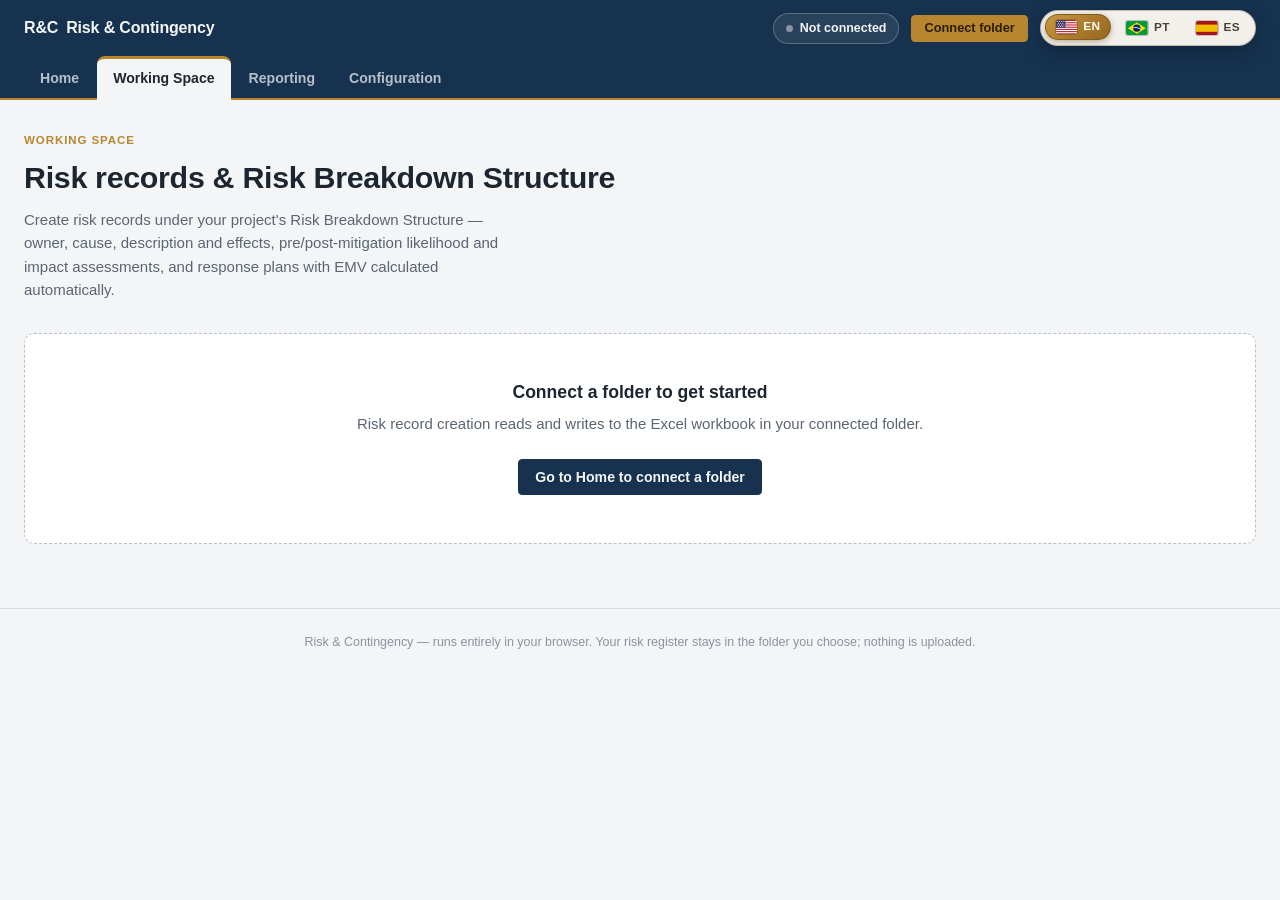
<file: working-space.html>
<!doctype html>
<html lang="en">
<head>
  <meta charset="utf-8">
  <meta name="viewport" content="width=device-width, initial-scale=1">
  <title>Working Space — Risk and Contingency</title>
  <meta name="description" content="Create and manage project risk records under the Risk Breakdown Structure.">
  <link rel="canonical" href="https://riskandcontingency.com/working-space.html">
  <link rel="stylesheet" href="/css/tokens.css">
  <link rel="stylesheet" href="/css/base.css">
  <link rel="stylesheet" href="/css/components.css">
  <link rel="stylesheet" href="/css/shell.css">
</head>
<body data-page="working-space">
  <header class="app-header">
    <div class="app-header-inner">
      <a class="app-brand" href="/index.html">
        <span class="app-brand-mark" aria-hidden="true">R&amp;C</span>
        Risk &amp; Contingency
      </a>
      <button class="app-nav-toggle" type="button" aria-expanded="false" aria-label="Toggle navigation">&#9776;</button>
      <nav class="app-nav" aria-label="Primary">
        <a href="/index.html" data-nav="home">Home</a>
        <a href="/working-space.html" data-nav="working-space">Working Space</a>
        <a href="/reporting.html" data-nav="reporting">Reporting</a>
        <a href="/configuration.html" data-nav="configuration">Configuration</a>
      </nav>
      <div class="app-header-actions">
        <span class="status-pill" data-connection-pill data-state="checking">
          <span class="status-dot" aria-hidden="true"></span>
          <span data-connection-label>Checking&hellip;</span>
        </span>
        <button class="btn btn-accent btn-sm" type="button" data-connection-action hidden>Connect folder</button>
        <button class="btn btn-ghost btn-sm" type="button" data-connection-disconnect hidden>Disconnect</button>
      </div>
    </div>
  </header>

  <main class="app-main">
    <div class="page-header">
      <span class="eyebrow">Working Space</span>
      <h1>Risk records &amp; Risk Breakdown Structure</h1>
      <p>Create risk records under your project's Risk Breakdown Structure — owner, cause, description and effects, pre/post‑mitigation likelihood and impact assessments, and response plans with EMV calculated automatically.</p>
    </div>

    <div class="notice notice-warning" data-unsupported-notice hidden style="margin-bottom: var(--space-5);">
      <span aria-hidden="true">&#9888;&#65039;</span>
      <p style="margin:0;">Folder connection isn't available in this browser. Open this page in Chrome, Edge or Opera.</p>
    </div>

    <div class="empty-state" data-requires-no-connection>
      <h3>Connect a folder to get started</h3>
      <p>Risk record creation reads and writes to the Excel workbook in your connected folder.</p>
      <a class="btn btn-primary" href="/index.html">Go to Home to connect a folder</a>
    </div>

    <div class="empty-state" data-requires-connection hidden>
      <h3>Risk record management is coming in the next update</h3>
      <p>Your folder is connected. Risk record creation, RBS assignment, pre/post‑mitigation assessments and response planning will appear here next.</p>
    </div>
  </main>

  <footer class="app-footer">
    Risk &amp; Contingency &mdash; runs entirely in your browser. Your risk register stays in the folder you choose; nothing is uploaded.
  </footer>

  <script type="module" src="/js/shell.js"></script>
</body>
</html>
</file>
<file: css/tokens.css>
:root {
  --color-bg: #f4f5f7;
  --color-surface: #ffffff;
  --color-surface-alt: #eef0f3;
  --color-border: #d8dce1;
  --color-border-strong: #b7bec7;
  --color-text: #1c2530;
  --color-text-muted: #5b6572;
  --color-text-subtle: #8a93a0;
  --color-text-on-primary: #f4f6f8;

  --color-primary: #16324f;
  --color-primary-hover: #0f2438;
  --color-primary-alt: #1f4266;
  --color-accent: #b8862e;
  --color-accent-hover: #9c7126;
  --color-accent-bg: #f7eedc;

  --color-risk-low: #2e7d4f;
  --color-risk-low-bg: #e6f2ea;
  --color-risk-medium: #a5760a;
  --color-risk-medium-bg: #fbf1de;
  --color-risk-high: #b3372c;
  --color-risk-high-bg: #f7e4e1;

  --color-success: #2e7d4f;
  --color-danger: #b3372c;
  --color-warning: #a5760a;
  --color-info: #2b5c8a;

  --font-sans: -apple-system, BlinkMacSystemFont, "Segoe UI", Roboto, Helvetica,
    Arial, sans-serif;
  --font-mono: ui-monospace, SFMono-Regular, Menlo, Consolas, monospace;

  --radius-sm: 4px;
  --radius-md: 6px;
  --radius-lg: 10px;

  --shadow-sm: 0 1px 2px rgba(20, 30, 45, 0.07);
  --shadow-md: 0 2px 10px rgba(20, 30, 45, 0.10);

  --space-1: 4px;
  --space-2: 8px;
  --space-3: 12px;
  --space-4: 16px;
  --space-5: 24px;
  --space-6: 32px;
  --space-7: 48px;
  --space-8: 64px;

  --header-height: 60px;
  --content-max-width: 1280px;
}

/* Dark tokens apply when the OS prefers dark AND the user hasn't
   explicitly chosen light (data-theme="light"), or when the user has
   explicitly chosen dark (data-theme="dark") regardless of OS
   preference. See js/theme.js for the toggle that sets data-theme. */
@media (prefers-color-scheme: dark) {
  :root:not([data-theme="light"]) {
    --color-bg: #10161f;
    --color-surface: #161e29;
    --color-surface-alt: #1c2530;
    --color-border: #2a3441;
    --color-border-strong: #3c4756;
    --color-text: #e6e9ed;
    --color-text-muted: #a7b0bc;
    --color-text-subtle: #7a8492;
    --color-text-on-primary: #f4f6f8;

    --color-primary: #1f4266;
    --color-primary-hover: #2b5680;
    --color-primary-alt: #2b5680;
    --color-accent: #d9a94a;
    --color-accent-hover: #e6bb63;
    --color-accent-bg: rgba(217, 169, 74, 0.14);

    --color-risk-low: #4caf7d;
    --color-risk-low-bg: rgba(46, 125, 79, 0.18);
    --color-risk-medium: #d9a94a;
    --color-risk-medium-bg: rgba(165, 118, 10, 0.2);
    --color-risk-high: #e2695c;
    --color-risk-high-bg: rgba(179, 55, 44, 0.2);

    --shadow-sm: 0 1px 2px rgba(0, 0, 0, 0.35);
    --shadow-md: 0 2px 12px rgba(0, 0, 0, 0.45);
  }
}

:root[data-theme="dark"] {
  --color-bg: #10161f;
  --color-surface: #161e29;
  --color-surface-alt: #1c2530;
  --color-border: #2a3441;
  --color-border-strong: #3c4756;
  --color-text: #e6e9ed;
  --color-text-muted: #a7b0bc;
  --color-text-subtle: #7a8492;
  --color-text-on-primary: #f4f6f8;

  --color-primary: #1f4266;
  --color-primary-hover: #2b5680;
  --color-primary-alt: #2b5680;
  --color-accent: #d9a94a;
  --color-accent-hover: #e6bb63;
  --color-accent-bg: rgba(217, 169, 74, 0.14);

  --color-risk-low: #4caf7d;
  --color-risk-low-bg: rgba(46, 125, 79, 0.18);
  --color-risk-medium: #d9a94a;
  --color-risk-medium-bg: rgba(165, 118, 10, 0.2);
  --color-risk-high: #e2695c;
  --color-risk-high-bg: rgba(179, 55, 44, 0.2);

  --shadow-sm: 0 1px 2px rgba(0, 0, 0, 0.35);
  --shadow-md: 0 2px 12px rgba(0, 0, 0, 0.45);
}
</file>
<file: css/base.css>
*,
*::before,
*::after {
  box-sizing: border-box;
}

html {
  color-scheme: light dark;
}

body {
  margin: 0;
  min-height: 100vh;
  background: var(--color-bg);
  color: var(--color-text);
  font-family: var(--font-sans);
  font-size: 15px;
  line-height: 1.55;
  -webkit-font-smoothing: antialiased;
}

h1,
h2,
h3,
h4 {
  font-weight: 600;
  line-height: 1.25;
  margin: 0 0 var(--space-3);
  color: var(--color-text);
}

h1 {
  font-size: 1.9rem;
  letter-spacing: -0.01em;
}

h2 {
  font-size: 1.35rem;
}

h3 {
  font-size: 1.1rem;
}

p {
  margin: 0 0 var(--space-3);
  color: var(--color-text-muted);
}

a {
  color: var(--color-primary-alt);
  text-decoration: none;
}

a:hover {
  text-decoration: underline;
}

ul,
ol {
  margin: 0 0 var(--space-3);
  padding-left: 1.25em;
  color: var(--color-text-muted);
}

.eyebrow {
  display: block;
  font-size: 0.72rem;
  font-weight: 700;
  letter-spacing: 0.08em;
  text-transform: uppercase;
  color: var(--color-accent);
  margin-bottom: var(--space-2);
}

.visually-hidden {
  position: absolute;
  width: 1px;
  height: 1px;
  padding: 0;
  margin: -1px;
  overflow: hidden;
  clip: rect(0, 0, 0, 0);
  white-space: nowrap;
  border: 0;
}

:focus-visible {
  outline: 2px solid var(--color-accent);
  outline-offset: 2px;
}

/* Several components below set their own `display` (flex/inline-flex),
   which ties in CSS specificity with the UA stylesheet's [hidden] rule and
   can win the cascade by load order — so `hidden` silently stops hiding
   things. Force it explicitly rather than relying on selector order. */
[hidden] {
  display: none !important;
}

/* Set by the inline <head> script when a saved/browser language isn't
   English: keeps the English source text from flashing before
   js/i18n/i18n.js translates the page (it removes the attribute). The
   animation is a failsafe — if the script never runs, the page still
   appears after 1.5s. */
html[data-i18n-pending] body {
  visibility: hidden;
  animation: i18n-reveal 0s linear 1.5s forwards;
}

@keyframes i18n-reveal {
  to {
    visibility: visible;
  }
}
</file>
<file: css/components.css>
/* Buttons */
.btn {
  display: inline-flex;
  align-items: center;
  gap: var(--space-2);
  font-family: inherit;
  font-size: 0.88rem;
  font-weight: 600;
  line-height: 1;
  padding: 10px 16px;
  border-radius: var(--radius-sm);
  border: 1px solid transparent;
  cursor: pointer;
  transition: background-color 0.15s ease, border-color 0.15s ease,
    color 0.15s ease;
  white-space: nowrap;
}

.btn:disabled {
  cursor: not-allowed;
  opacity: 0.55;
}

.btn-primary {
  background: var(--color-primary);
  color: var(--color-text-on-primary);
  border-color: var(--color-primary);
}

.btn-primary:hover:not(:disabled) {
  background: var(--color-primary-hover);
  border-color: var(--color-primary-hover);
}

.btn-accent {
  background: var(--color-accent);
  color: #2a1e05;
  border-color: var(--color-accent);
}

.btn-accent:hover:not(:disabled) {
  background: var(--color-accent-hover);
  border-color: var(--color-accent-hover);
}

.btn-secondary {
  background: var(--color-surface);
  color: var(--color-text);
  border-color: var(--color-border-strong);
}

.btn-secondary:hover:not(:disabled) {
  background: var(--color-surface-alt);
}

.btn-ghost {
  background: transparent;
  color: var(--color-text-muted);
  border-color: transparent;
}

.btn-ghost:hover:not(:disabled) {
  background: var(--color-surface-alt);
  color: var(--color-text);
}

.btn-sm {
  padding: 6px 12px;
  font-size: 0.8rem;
}

/* Cards */
.card {
  background: var(--color-surface);
  border: 1px solid var(--color-border);
  border-radius: var(--radius-lg);
  box-shadow: var(--shadow-sm);
  padding: var(--space-5);
}

.card-grid {
  display: grid;
  grid-template-columns: repeat(auto-fit, minmax(260px, 1fr));
  gap: var(--space-4);
}

/* Stat tiles */
.stat-tile {
  background: var(--color-surface);
  border: 1px solid var(--color-border);
  border-left: 3px solid var(--color-primary);
  border-radius: var(--radius-md);
  padding: var(--space-4) var(--space-5);
}

.stat-tile .stat-label {
  font-size: 0.72rem;
  font-weight: 700;
  letter-spacing: 0.06em;
  text-transform: uppercase;
  color: var(--color-text-subtle);
  margin-bottom: var(--space-1);
}

.stat-tile .stat-value {
  font-size: 1.75rem;
  font-weight: 700;
  color: var(--color-text);
  font-variant-numeric: tabular-nums;
}

.stat-tile .stat-sub {
  font-size: 0.8rem;
  color: var(--color-text-muted);
  margin-top: var(--space-1);
}

/* Badges (risk severity pills) */
.badge {
  display: inline-flex;
  align-items: center;
  gap: 6px;
  padding: 3px 10px;
  border-radius: 999px;
  font-size: 0.72rem;
  font-weight: 700;
  letter-spacing: 0.03em;
  text-transform: uppercase;
}

.badge-low {
  background: var(--color-risk-low-bg);
  color: var(--color-risk-low);
}

.badge-medium {
  background: var(--color-risk-medium-bg);
  color: var(--color-risk-medium);
}

.badge-high {
  background: var(--color-risk-high-bg);
  color: var(--color-risk-high);
}

/* Status "Open": live exposure — primary tint, distinct from the
   red/amber/green severity badges. */
.badge-open {
  background: rgba(43, 92, 138, 0.14);
  color: var(--color-info);
}

.badge-neutral {
  background: var(--color-surface-alt);
  color: var(--color-text-muted);
}

/* Status pill (connection state) */
.status-pill {
  display: inline-flex;
  align-items: center;
  gap: 7px;
  font-size: 0.78rem;
  font-weight: 600;
  color: var(--color-text-on-primary);
  padding: 5px 12px;
  border-radius: 999px;
  border: 1px solid rgba(244, 246, 248, 0.25);
  background: rgba(244, 246, 248, 0.08);
}

.status-dot {
  width: 7px;
  height: 7px;
  border-radius: 50%;
  background: var(--color-text-subtle);
  flex: none;
}

.status-pill[data-state="connected"] .status-dot {
  background: #4caf7d;
}

.status-pill[data-state="unsupported"] .status-dot,
.status-pill[data-state="error"] .status-dot {
  background: #e2695c;
}

/* Tables */
.data-table {
  width: 100%;
  border-collapse: collapse;
  font-size: 0.88rem;
}

.data-table th,
.data-table td {
  text-align: left;
  padding: 10px 14px;
  border-bottom: 1px solid var(--color-border);
}

.data-table th {
  font-size: 0.72rem;
  font-weight: 700;
  letter-spacing: 0.05em;
  text-transform: uppercase;
  color: var(--color-text-subtle);
  background: var(--color-surface-alt);
  white-space: nowrap;
}

.data-table tbody tr:hover {
  background: var(--color-surface-alt);
}

.data-table tbody tr[data-row-id] {
  cursor: pointer;
}

.data-table th[data-sort-key] {
  cursor: pointer;
  user-select: none;
}

.data-table th[data-sort-key]:hover {
  text-decoration: underline;
}

/* Highlights the columns matching the Risk Register list's active
   EMV/Cost/Schedule/QHSE toggle, in both the header and body cells. */
.data-table th.col-highlight,
.data-table td.col-highlight {
  background: var(--color-accent-bg);
}

.data-table tbody tr:hover td.col-highlight {
  background: var(--color-accent-bg);
  filter: brightness(0.97);
}

/* Empty states */
.empty-state {
  border: 1px dashed var(--color-border-strong);
  border-radius: var(--radius-lg);
  padding: var(--space-7) var(--space-5);
  text-align: center;
  color: var(--color-text-muted);
  background: var(--color-surface);
}

.empty-state h3 {
  color: var(--color-text);
  margin-bottom: var(--space-2);
}

.empty-state .btn {
  margin-top: var(--space-3);
}

/* Notices */
.notice {
  display: flex;
  gap: var(--space-3);
  align-items: flex-start;
  padding: var(--space-4);
  border-radius: var(--radius-md);
  border: 1px solid var(--color-border);
  background: var(--color-surface);
  font-size: 0.88rem;
}

.notice-warning {
  border-color: #e4cd97;
  background: var(--color-accent-bg);
  color: #6b4e11;
}

.notice-warning p {
  color: inherit;
}

/* Conflict banner (js/conflict-banner.js) — a save was blocked because
   the file changed on disk since this tab loaded it. */
.conflict-banner {
  display: flex;
  align-items: flex-start;
  gap: var(--space-3);
  background: var(--color-risk-high-bg);
  border: 1px solid var(--color-risk-high);
  border-radius: var(--radius-md);
  padding: var(--space-4);
  margin-bottom: var(--space-5);
  font-size: 0.88rem;
}

.conflict-banner strong {
  color: var(--color-risk-high);
}

.conflict-banner p {
  color: var(--color-text);
}

/* Update-available banner (js/version-check.js) */
.update-banner {
  position: fixed;
  left: 50%;
  bottom: var(--space-5);
  transform: translateX(-50%);
  z-index: 100;
  display: flex;
  align-items: center;
  gap: var(--space-3);
  background: var(--color-primary);
  color: var(--color-text-on-primary);
  border: 1px solid var(--color-accent);
  border-radius: var(--radius-md);
  padding: var(--space-3) var(--space-4);
  box-shadow: var(--shadow-md);
  font-size: 0.86rem;
  max-width: calc(100vw - 32px);
}

.update-banner .btn-ghost {
  color: var(--color-text-on-primary);
}

/* Setup sequence stepper */
.setup-sequence {
  background: var(--color-surface);
  border: 1px solid var(--color-border);
  border-radius: var(--radius-lg);
  padding: var(--space-4) var(--space-5);
}

.chart-legend {
  display: flex;
  gap: var(--space-4);
  margin-bottom: var(--space-2);
  font-size: 0.82rem;
  color: var(--color-text-muted);
}

.chart-legend-item {
  display: inline-flex;
  align-items: center;
  gap: 6px;
}

.chart-legend-swatch {
  display: inline-block;
  width: 12px;
  height: 12px;
  border-radius: 3px;
}

.setup-sequence-header {
  display: flex;
  justify-content: space-between;
  align-items: center;
}

.setup-steps {
  display: flex;
  flex-wrap: wrap;
  gap: var(--space-2);
  list-style: none;
  margin: var(--space-1) 0 0;
  padding: 0;
}

.setup-step {
  display: flex;
  align-items: center;
  gap: var(--space-2);
  padding: 5px 14px 5px 5px;
  border-radius: 999px;
  background: var(--color-surface-alt);
  font-size: 0.82rem;
  font-weight: 600;
}

.setup-step-index {
  display: inline-flex;
  align-items: center;
  justify-content: center;
  width: 22px;
  height: 22px;
  border-radius: 50%;
  font-size: 0.72rem;
  background: var(--color-border-strong);
  color: var(--color-surface);
  flex: none;
}

.setup-step[data-state="done"] .setup-step-index {
  background: var(--color-risk-low);
  color: #fff;
}

.setup-step[data-state="current"] {
  background: var(--color-accent-bg);
}

.setup-step[data-state="current"] .setup-step-index {
  background: var(--color-accent);
  color: #2a1e05;
}

.setup-step[data-state="locked"] {
  opacity: 0.6;
}

.setup-step[data-state="locked"] .setup-step-label {
  color: var(--color-text-muted);
}

.setup-step-label {
  color: var(--color-text);
}

.setup-step-label:hover {
  text-decoration: underline;
}

/* Named lists (Configuration: RBS, impact areas, owners) */
.named-list {
  list-style: none;
  margin: 0 0 var(--space-3);
  padding: 0;
  display: flex;
  flex-direction: column;
  gap: 4px;
}

.named-list-item {
  display: flex;
  align-items: center;
  justify-content: space-between;
  gap: var(--space-2);
  padding: 6px 10px;
  border-radius: var(--radius-sm);
  background: var(--color-surface-alt);
  font-size: 0.86rem;
}

.named-list-empty {
  color: var(--color-text-subtle);
  font-size: 0.82rem;
  padding: 6px 10px;
}

.named-list-form {
  display: flex;
  gap: var(--space-2);
}

.named-list-form input,
.named-list-form select {
  flex: 1;
}

/* Risk record form */
.form-grid {
  display: grid;
  grid-template-columns: repeat(auto-fit, minmax(200px, 1fr));
  gap: var(--space-3);
}

/* Title occupies half the row, Risk Type and Record Type share the rest. */
.title-row-grid {
  display: grid;
  grid-template-columns: 2fr 1fr 1fr;
  gap: var(--space-3);
}

@media (max-width: 640px) {
  .title-row-grid {
    grid-template-columns: 1fr;
  }
}

.dist-group {
  border: 1px solid var(--color-border);
  border-radius: var(--radius-md);
  padding: var(--space-3);
  margin-bottom: var(--space-3);
  background: var(--color-surface);
}

.dist-group-header {
  display: flex;
  justify-content: space-between;
  align-items: baseline;
  gap: var(--space-2);
  margin-bottom: var(--space-2);
}

.dist-group-header h4 {
  margin: 0;
  font-size: 0.88rem;
}

.dist-group-unit {
  font-size: 0.72rem;
  color: var(--color-text-subtle);
}

.dist-inputs {
  display: grid;
  grid-template-columns: repeat(3, 1fr);
  gap: var(--space-2);
}

.dist-inputs label {
  font-size: 0.7rem;
  font-weight: 600;
  color: var(--color-text-muted);
  text-transform: uppercase;
  letter-spacing: 0.03em;
}

.dist-feedback {
  margin-top: 6px;
  font-size: 0.78rem;
  min-height: 1.1em;
}

.dist-feedback[data-valid="true"] {
  color: var(--color-risk-low);
}

.dist-feedback[data-valid="false"] {
  color: var(--color-risk-high);
}

.assessment-summary {
  display: grid;
  grid-template-columns: repeat(auto-fit, minmax(150px, 1fr));
  gap: var(--space-3);
  margin-top: var(--space-3);
}

.dist-computed {
  margin-top: 4px;
  font-size: 0.76rem;
  color: var(--color-text-muted);
}

/* Total Cost: the only assessment that drives EMV, so it gets its own
   accent-highlighted block. Direct Cost and Knock On are indented below
   it since they're the components it's computed from. */
.total-cost-block {
  border: 1px solid var(--color-accent);
  border-radius: var(--radius-md);
  background: var(--color-accent-bg);
  padding: var(--space-4);
  margin: var(--space-3) 0;
}

.total-cost-block > .dist-group-header h4 {
  color: var(--color-accent-hover);
}

.indented-group {
  margin-left: var(--space-5);
  padding-left: var(--space-4);
  border-left: 2px solid var(--color-border-strong);
  margin-top: var(--space-4);
}

.indented-group .dist-group {
  background: var(--color-surface);
}

/* Schedule + QHSE don't feed EMV — visually separated from the cost
   cluster above so that's obvious at a glance. */
.secondary-assessments-box {
  background: var(--color-surface-alt);
  border: 1px solid var(--color-border);
  border-radius: var(--radius-md);
  padding: var(--space-4);
  margin-top: var(--space-4);
}

.secondary-assessments-box .dist-group,
.secondary-assessments-box .qhse-group {
  background: var(--color-surface);
}

.qhse-group {
  border: 1px solid var(--color-border);
  border-radius: var(--radius-md);
  padding: var(--space-3);
}

.qhse-group .dist-group-header {
  margin-bottom: var(--space-2);
}

.action-row {
  display: grid;
  grid-template-columns: auto 2fr 1.4fr 1.4fr 1fr 1fr auto;
  gap: var(--space-2);
  align-items: end;
  padding: var(--space-3) 0;
  border-bottom: 1px solid var(--color-border);
}

.action-row:last-of-type {
  border-bottom: none;
}

.action-row label {
  font-size: 0.68rem;
}

@media (max-width: 760px) {
  .action-row {
    grid-template-columns: 1fr;
  }
}

/* Forms (foundation for later areas) */
label {
  display: block;
  font-size: 0.8rem;
  font-weight: 600;
  color: var(--color-text);
  margin-bottom: var(--space-1);
}

input,
select,
textarea {
  font-family: inherit;
  font-size: 0.9rem;
  color: var(--color-text);
  background: var(--color-surface);
  border: 1px solid var(--color-border-strong);
  border-radius: var(--radius-sm);
  padding: 8px 10px;
  width: 100%;
}

input[type="checkbox"],
input[type="radio"] {
  width: auto;
  padding: 0;
  border-radius: 0;
  accent-color: var(--color-accent);
}

input:focus,
select:focus,
textarea:focus {
  outline: 2px solid var(--color-accent);
  outline-offset: 1px;
  border-color: var(--color-accent);
}

/* Risk Register form: Back + Save row at the top of the form, so a save
   doesn't need a scroll to the bottom after editing the Details card. */
.form-toolbar {
  display: flex;
  justify-content: space-between;
  align-items: center;
  gap: var(--space-3);
  margin-bottom: var(--space-4);
}

/* Save confirmation (js/pages/risk-register.js) — fixed so it's visible
   whichever Save button (top or bottom) was used. */
.toast {
  position: fixed;
  right: var(--space-5);
  bottom: var(--space-5);
  z-index: 50;
  max-width: min(420px, calc(100vw - 32px));
  padding: var(--space-3) var(--space-4);
  border-radius: var(--radius-md);
  border: 1px solid var(--color-border);
  border-left: 4px solid var(--color-success);
  background: var(--color-surface);
  color: var(--color-text);
  box-shadow: var(--shadow-md);
  font-size: 0.88rem;
}

@media (max-width: 640px) {
  .toast {
    left: 16px;
    right: 16px;
    bottom: 16px;
  }
}

/* 5x5 Risk Assessment Matrix (js/charts/risk-matrix.js) */
.ram-scroll {
  overflow-x: auto;
}

.ram-frame {
  display: grid;
  grid-template-columns: 22px 1fr;
  gap: var(--space-2);
  min-width: 560px;
}

.ram-y-title {
  writing-mode: vertical-rl;
  transform: rotate(180deg);
  text-align: center;
  font-size: 0.75rem;
  font-weight: 600;
  text-transform: uppercase;
  letter-spacing: 0.04em;
  color: var(--color-text-muted);
}

.ram-x-title {
  text-align: center;
  font-size: 0.75rem;
  font-weight: 600;
  text-transform: uppercase;
  letter-spacing: 0.04em;
  color: var(--color-text-muted);
}

.ram-grid {
  display: grid;
  grid-template-columns: 110px repeat(5, minmax(0, 1fr));
  gap: 3px;
}

.ram-axis-label {
  display: flex;
  flex-direction: column;
  font-size: 0.75rem;
  color: var(--color-text-muted);
  line-height: 1.3;
}

.ram-axis-label strong {
  color: var(--color-text);
  font-weight: 600;
}

.ram-axis-label-y {
  justify-content: center;
  align-items: flex-end;
  text-align: right;
  padding-right: var(--space-2);
}

.ram-axis-label-x {
  align-items: center;
  text-align: center;
  padding-top: var(--space-1);
}

.ram-cell {
  min-height: 72px;
  border-radius: var(--radius-sm);
  padding: 6px;
  display: flex;
  flex-wrap: wrap;
  align-content: flex-start;
  gap: 4px;
  border: 1px solid transparent;
}

.ram-cell-low {
  background: var(--color-risk-low-bg);
  border-color: color-mix(in srgb, var(--color-risk-low) 35%, transparent);
}

.ram-cell-medium {
  background: var(--color-risk-medium-bg);
  border-color: color-mix(in srgb, var(--color-risk-medium) 35%, transparent);
}

.ram-cell-high {
  background: var(--color-risk-high-bg);
  border-color: color-mix(in srgb, var(--color-risk-high) 35%, transparent);
}

.ram-chip {
  font-family: var(--font-mono);
  font-size: 0.72rem;
  line-height: 1;
  padding: 4px 6px;
  border-radius: 999px;
  background: var(--color-surface);
  color: var(--color-text);
  border: 1.5px solid var(--color-text-muted);
  cursor: default;
}

/* Opportunity vs threat: shape of border, not just color. */
.ram-chip-opportunity {
  border-style: dashed;
  border-color: var(--color-risk-low);
}

.ram-legend {
  display: flex;
  flex-wrap: wrap;
  gap: var(--space-4);
  font-size: 0.78rem;
  color: var(--color-text-muted);
  margin-top: var(--space-3);
  align-items: center;
}

.ram-legend .ram-chip {
  margin-right: 4px;
}

.ram-swatch {
  display: inline-block;
  width: 12px;
  height: 12px;
  border-radius: 2px;
  margin-right: 4px;
  vertical-align: -2px;
}

/* Configuration: bin boundary editor */
.ram-bins-table td,
.ram-bins-table th {
  vertical-align: middle;
}

.ram-bins-table input {
  max-width: 160px;
}

/* Risk Register: ID field + action IDs */
.risk-id-field {
  max-width: 260px;
  margin-bottom: var(--space-3);
}

.risk-id-field input {
  font-family: var(--font-mono);
}

.field-feedback {
  margin-top: 6px;
  font-size: 0.78rem;
  min-height: 1.1em;
  color: var(--color-text-subtle);
}

.field-feedback[data-valid="false"] {
  color: var(--color-risk-high);
}

.action-id {
  font-family: var(--font-mono);
  font-size: 0.8rem;
  white-space: nowrap;
  padding: 9px 0;
  color: var(--color-text-muted);
}

/* Risk Register list: EMV totals row */
.data-table tfoot td {
  font-weight: 700;
  border-top: 2px solid var(--color-border-strong);
  border-bottom: none;
}

/* Risk Register list: filter bar + record-count summary above and below
   the table (js/pages/risk-register.js). */
.list-filters {
  display: grid;
  grid-template-columns: minmax(180px, 2fr) repeat(4, minmax(140px, 1fr)) auto;
  gap: var(--space-3);
  align-items: end;
  margin-bottom: var(--space-4);
}

.list-filter-clear .btn {
  white-space: nowrap;
}

@media (max-width: 1000px) {
  .list-filters {
    grid-template-columns: repeat(auto-fit, minmax(160px, 1fr));
  }
}

.list-summary {
  font-size: 0.85rem;
  color: var(--color-text-muted);
  margin: var(--space-3) 0 var(--space-2);
}

.list-summary-bottom {
  margin: var(--space-2) 0 0;
}

.data-table td.table-empty {
  text-align: center;
  color: var(--color-text-subtle);
  padding: var(--space-5);
}

[data-view-mode-toggle] {
  display: flex;
  gap: var(--space-2);
  flex-wrap: wrap;
}

label.inline-check {
  display: flex;
  white-space: nowrap;
  align-items: center;
  gap: 6px;
  font-weight: 400;
  text-transform: none;
  font-size: 0.9rem;
}

/* Modelling: "Risks in this run" table. */
.scope-table tr.scope-included td {
  font-weight: 600;
  background: var(--color-accent-bg);
}

.scope-table td:not(:first-child),
.scope-table th:not(:first-child) {
  text-align: right;
}

/* Risk Reporting: automated register summary. */
.report-kpis {
  margin-bottom: var(--space-4);
}

.report-narrative p {
  max-width: 85ch;
  margin: 0 0 var(--space-3);
  line-height: 1.6;
}

.report-narrative p:last-child {
  margin-bottom: 0;
}

/* Risk record form: required fields. Labels get a red asterisk; a
   required field that's still empty gets a red background (live), on top
   of the error message shown when saving. */
label.is-required::after,
.dist-group.is-required .dist-group-header h4::after,
.qhse-group.is-required .dist-group-header h4::after {
  content: " *";
  color: var(--color-danger);
}

input.is-missing,
select.is-missing,
textarea.is-missing {
  background: var(--color-risk-high-bg);
  border-color: var(--color-danger);
}

/* Total Cost: computed, not an input — muted, dashed "read-only" tiles so
   it doesn't look like something to type into. */
.computed-tiles .stat-tile {
  background: repeating-linear-gradient(135deg, rgba(128, 128, 128, 0.12) 0 6px, transparent 6px 12px), var(--color-surface-alt);
  border: 1px dashed var(--color-accent);
  box-shadow: none;
  cursor: not-allowed;
}

.computed-tiles .stat-value {
  color: var(--color-text-muted);
}

.computed-note {
  display: flex;
  align-items: center;
  gap: 6px;
  margin: var(--space-2) 0 0;
  font-size: 0.78rem;
  color: var(--color-text-muted);
}

.sign-hint:not(:empty)::before {
  content: " · ";
}

/* Risk record form: pre-mitigation (inherent) section tinted a very soft
   red, post-mitigation (residual) a very soft green. */
.card[data-assessment-phase="pre"] {
  background: linear-gradient(rgba(179, 55, 44, 0.06), rgba(179, 55, 44, 0.06)), var(--color-surface);
  border-color: rgba(179, 55, 44, 0.28);
}

.card[data-assessment-phase="post"] {
  background: linear-gradient(rgba(46, 125, 79, 0.07), rgba(46, 125, 79, 0.07)), var(--color-surface);
  border-color: rgba(46, 125, 79, 0.3);
}

/* Contingency table: highlight the median row. */
.data-table tr.row-emphasis td {
  background: var(--color-accent-bg);
}

/* Percentile tables (js/charts/percentile-tables.js): numbers right-
   aligned; the 101-row full distribution scrolls inside its card with
   a sticky header rather than stretching the page. */
.percentile-table td:not(:first-child),
.percentile-table th:not(:first-child) {
  text-align: right;
}

.percentile-scroll {
  max-height: 520px;
  overflow: auto;
  border: 1px solid var(--color-border);
  border-radius: var(--radius-md);
}

.percentile-scroll .data-table thead th {
  position: sticky;
  top: 0;
  z-index: 1;
}

/* Contingency: chart with its options panel on the right (stacks below
   on narrow screens). */
.chart-with-controls {
  display: grid;
  grid-template-columns: minmax(0, 1fr) 230px;
  gap: var(--space-4);
  align-items: start;
}

@media (max-width: 860px) {
  .chart-with-controls {
    grid-template-columns: 1fr;
  }
}

.chart-controls {
  display: flex;
  flex-direction: column;
  gap: var(--space-3);
  padding: var(--space-3);
  border: 1px solid var(--color-border);
  border-radius: var(--radius-md);
  background: var(--color-surface-alt);
}

.chart-controls fieldset {
  border: 0;
  margin: 0;
  padding: 0;
  display: flex;
  flex-direction: column;
  gap: 6px;
}

.chart-controls legend {
  margin-bottom: 4px;
  font-size: 0.72rem;
  font-weight: 700;
  letter-spacing: 0.05em;
  text-transform: uppercase;
  color: var(--color-text-muted);
}

.chart-controls-note {
  margin: 0;
  font-size: 0.75rem;
  color: var(--color-text-subtle);
}

.marker-chips {
  display: flex;
  flex-wrap: wrap;
  gap: 6px;
}

.marker-chip {
  display: inline-flex;
  align-items: center;
  gap: 4px;
  padding: 2px 4px 2px 9px;
  border-radius: 999px;
  background: var(--color-accent-bg);
  border: 1px solid var(--color-accent);
  font-size: 0.78rem;
  font-weight: 700;
}

.marker-chip button {
  border: 0;
  background: transparent;
  color: inherit;
  cursor: pointer;
  font-size: 0.9rem;
  line-height: 1;
  padding: 0 4px;
}

.marker-add {
  display: flex;
  gap: 6px;
}

.marker-add input {
  width: 70px;
  flex: none;
}

.chart-empty {
  padding: var(--space-6);
  text-align: center;
  color: var(--color-text-subtle);
}

/* Saved modellings / register baselines pickers. */
.saved-picker {
  margin-top: var(--space-4);
  padding-top: var(--space-4);
  border-top: 1px solid var(--color-border);
  max-width: 560px;
}

.saved-picker-row {
  display: flex;
  gap: var(--space-2);
  align-items: center;
}

.saved-picker-row select {
  flex: 1;
}

.baseline-bar {
  display: flex;
  flex-wrap: wrap;
  align-items: end;
  gap: var(--space-3);
  margin-bottom: var(--space-4);
  padding: var(--space-3) var(--space-4);
  border: 1px solid var(--color-border);
  border-radius: var(--radius-md);
  background: var(--color-surface-alt);
}

.baseline-bar > div {
  min-width: 240px;
}

/* Inline "name this" field (js/inline-name.js) for baselines/modellings. */
.inline-name-host {
  margin: var(--space-3) 0;
  padding: var(--space-3) var(--space-4);
  border: 1px solid var(--color-accent);
  border-radius: var(--radius-md);
  background: var(--color-accent-bg);
  max-width: 640px;
}

.inline-name-row {
  display: flex;
  gap: var(--space-2);
  align-items: center;
}

.inline-name-row input {
  flex: 1;
}

/* Contact page (contact.html, js/pages/contact.js). */
.contact-layout {
  display: grid;
  grid-template-columns: minmax(0, 2fr) minmax(220px, 1fr);
  gap: var(--space-5);
  align-items: start;
}

.contact-grid {
  display: grid;
  grid-template-columns: repeat(2, minmax(0, 1fr));
  gap: var(--space-4);
}

.contact-message {
  margin-top: var(--space-4);
}

.contact-consent {
  display: flex;
  align-items: flex-start;
  gap: var(--space-2);
  margin-top: var(--space-4);
}

.contact-consent input {
  margin-top: 3px;
  flex: none;
}

.contact-consent label {
  font-weight: 400;
  font-size: 0.88rem;
  margin: 0;
}

/* Honeypot: off-screen rather than display:none, which some bots skip. */
.contact-hp {
  position: absolute;
  left: -10000px;
  width: 1px;
  height: 1px;
  overflow: hidden;
}

.contact-error {
  margin-top: var(--space-4);
}

.contact-actions {
  margin-top: var(--space-5);
}

.contact-success h2 {
  color: var(--color-success);
}

.contact-aside a {
  overflow-wrap: anywhere;
}

@media (max-width: 760px) {
  .contact-layout,
  .contact-grid {
    grid-template-columns: 1fr;
  }
}
</file>
<file: css/shell.css>
/* Header (2026-10-04): two rows. Top: R&C logo on the left; folder
   connection, language and theme switches on the right. Bottom: the
   page tabs (Home … About). The active tab takes the page background and
   overlaps the header's gold bottom border, so it reads as continuous
   with the page below it. Grid areas, so the markup order (brand, nav
   toggle, nav, actions) stays the same on every page. */
.app-header {
  position: sticky;
  top: 0;
  z-index: 20;
  background: var(--color-primary);
  border-bottom: 2px solid var(--color-accent);
}

.app-header-inner {
  width: 100%;
  max-width: var(--content-max-width);
  margin: 0 auto;
  padding: 10px var(--space-5) 0;
  display: grid;
  grid-template-columns: auto auto minmax(0, 1fr);
  grid-template-areas:
    "brand toggle actions"
    "nav   nav    nav";
  align-items: center;
  column-gap: var(--space-4);
  row-gap: 10px;
}

.app-brand {
  grid-area: brand;
  display: flex;
  align-items: center;
  gap: var(--space-2);
  color: var(--color-text-on-primary);
  font-weight: 700;
  font-size: 1rem;
  letter-spacing: -0.01em;
  flex: none;
}

.app-brand:hover {
  text-decoration: none;
  opacity: 0.92;
}

/* The R&C logo (images/logo-light.png: light letters for the navy
   header, in both themes). */
.app-brand-logo {
  display: block;
  height: 28px;
  width: auto;
  flex: none;
}

/* Site name next to the logo (2026-10-07, user request) — written
   "Risk and Contingency" so it doesn't repeat the logo's "&". */
.app-brand-name {
  font-size: 1.05rem;
  font-weight: 700;
  letter-spacing: 0.01em;
  white-space: nowrap;
}

.app-nav {
  grid-area: nav;
  align-self: end;
  display: flex;
  flex-wrap: nowrap;
  gap: 2px;
  overflow-x: auto;
  scrollbar-width: none;
  /* Tabs sit on the header's bottom edge (the active one covers it). */
  margin-bottom: -2px;
}

.app-nav a {
  flex: none;
  color: rgba(244, 246, 248, 0.72);
  font-size: 0.88rem;
  font-weight: 600;
  padding: 9px 16px 10px;
  border-radius: 8px 8px 0 0;
  border-top: 3px solid transparent;
  transition: background-color 0.15s ease, color 0.15s ease;
}

.app-nav a:hover {
  color: var(--color-text-on-primary);
  text-decoration: none;
  background: rgba(244, 246, 248, 0.08);
}

/* Active page: a tab in the page's own background colour, with a gold
   top edge, flowing into the page underneath. */
.app-nav a[aria-current="page"] {
  color: var(--color-text);
  background: var(--color-bg);
  border-top-color: var(--color-accent);
}

.app-header-actions {
  grid-area: actions;
  justify-self: end;
  display: flex;
  align-items: center;
  justify-content: flex-end;
  flex-wrap: wrap;
  gap: var(--space-3);
}

.app-nav-toggle {
  grid-area: toggle;
  display: none;
  background: transparent;
  border: 1px solid rgba(244, 246, 248, 0.3);
  color: var(--color-text-on-primary);
  border-radius: var(--radius-sm);
  padding: 6px 10px;
  cursor: pointer;
}

/* Header switches — language (js/i18n/i18n.js) and theme (js/theme.js).
   Same look as the beatconfused.com language switcher: a light pill
   floating on the navy header, the active option a raised gold chip.
   Flags are inline SVG, never emoji — Windows has no flag emoji and
   shows "US"/"BR"/"ES" letters instead. */
.lang-switch,
.theme-switch {
  display: inline-flex;
  align-items: center;
  gap: 4px;
  padding: 4px;
  border-radius: 999px;
  background: rgba(255, 251, 244, 0.95);
  border: 1px solid rgba(62, 45, 30, 0.28);
  box-shadow: 0 6px 18px rgba(0, 0, 0, 0.22);
  flex: none;
}

.lang-switch-btn,
.switch-btn {
  display: inline-flex;
  align-items: center;
  gap: 6px;
  padding: 5px 10px;
  border: 1px solid transparent;
  border-radius: 999px;
  background: transparent;
  color: #4a4036;
  font: inherit;
  font-size: 0.74rem;
  font-weight: 700;
  letter-spacing: 0.03em;
  line-height: 1;
  cursor: pointer;
  transition: transform 100ms ease, background-color 100ms ease, border-color 100ms ease, color 100ms ease;
}

.lang-switch-btn:hover,
.switch-btn:hover {
  background: rgba(184, 134, 46, 0.16);
}

.lang-switch-btn.is-active,
.switch-btn.is-active {
  background: linear-gradient(140deg, #c9973f, #94661f);
  border-color: rgba(115, 78, 20, 0.7);
  color: #fffdf7;
  transform: translateY(-1px);
  box-shadow: 0 2px 6px rgba(80, 55, 10, 0.35);
}

.lang-switch-btn:focus-visible,
.switch-btn:focus-visible {
  outline: 2px solid #c9973f;
  outline-offset: 2px;
}

.lang-flag {
  display: inline-flex;
  width: 1.35rem;
  height: 0.9rem;
  border-radius: 2px;
  overflow: hidden;
  box-shadow: 0 0 0 1px rgba(60, 40, 20, 0.25);
  flex: none;
}

.lang-flag svg,
.switch-icon svg {
  display: block;
  width: 100%;
  height: 100%;
}

/* Theme switch: "Theme  ☀ Light | ☾ Dark" — the caption says what it's
   for, the labelled options how to use it, the gold chip what's on. */
.switch-caption {
  padding: 0 4px 0 8px;
  color: #7a6a58;
  font-size: 0.64rem;
  font-weight: 700;
  letter-spacing: 0.08em;
  text-transform: uppercase;
}

.switch-icon {
  display: inline-flex;
  width: 14px;
  height: 14px;
  flex: none;
}

@media (prefers-reduced-motion: reduce) {
  .lang-switch-btn,
  .switch-btn {
    transition: none;
  }
}

/* Project bar (js/shell.js): the connected folder's name right under the
   tabs, on the working pages. Gold-tinted so it reads as context, not
   content; red-tinted when no folder is connected. */
.project-bar {
  background: var(--color-accent-bg);
  border-bottom: 1px solid var(--color-border);
  color: var(--color-text);
}

/* Same size as the page's h1 (base.css), all bold italic: reads as the
   highlighted header of the section (2026-10-07, user request). */
.project-bar-inner {
  max-width: var(--content-max-width);
  margin: 0 auto;
  padding: 12px var(--space-5);
  font-size: 1.9rem;
  font-weight: 700;
  font-style: italic;
  line-height: 1.25;
  letter-spacing: -0.01em;
  overflow-wrap: anywhere;
}

.project-bar-note {
  color: var(--color-text-muted);
  font-size: 0.95rem;
}

.project-bar[data-state="none"] {
  background: var(--color-risk-high-bg);
}

.project-bar[data-state="none"] .project-bar-name {
  color: var(--color-risk-high);
}

@media (max-width: 860px) {
  .project-bar-inner {
    padding: 8px var(--space-3);
  }

  .app-brand-name {
    font-size: 0.95rem;
  }
}

.app-main {
  width: 100%;
  max-width: var(--content-max-width);
  margin: 0 auto;
  padding: var(--space-6) var(--space-5) var(--space-8);
}

.page-header {
  margin-bottom: var(--space-6);
}

.page-header p {
  max-width: 60ch;
}

.app-footer {
  border-top: 1px solid var(--color-border);
  padding: var(--space-5);
  text-align: center;
  color: var(--color-text-subtle);
  font-size: 0.78rem;
  display: flex;
  flex-wrap: wrap;
  align-items: center;
  justify-content: center;
  gap: var(--space-2) var(--space-3);
}

.app-footer-logo {
  height: 22px;
  width: auto;
}

/* Logo variants: dark letters on light backgrounds, light letters on
   dark ones — same theme logic as tokens.css (explicit choice wins over
   the OS setting). */
[data-logo-for="dark-bg"] {
  display: none;
}

@media (prefers-color-scheme: dark) {
  :root:not([data-theme="light"]) [data-logo-for="light-bg"] {
    display: none;
  }
  :root:not([data-theme="light"]) [data-logo-for="dark-bg"] {
    display: inline-block;
  }
}

:root[data-theme="dark"] [data-logo-for="light-bg"] {
  display: none;
}

:root[data-theme="dark"] [data-logo-for="dark-bg"] {
  display: inline-block;
}

@media (max-width: 860px) {
  .app-header-inner {
    padding: 8px var(--space-3);
    grid-template-columns: auto minmax(0, 1fr);
    grid-template-areas:
      "brand   toggle"
      "actions actions";
    column-gap: var(--space-3);
    row-gap: 8px;
  }

  .app-nav-toggle {
    justify-self: end;
  }

  .app-brand {
    font-size: 0.9rem;
  }

  .lang-switch-btn,
  .switch-btn {
    padding: 5px 7px;
  }

  .lang-code,
  .switch-label,
  .switch-caption {
    display: none;
  }

  .app-header-actions {
    gap: var(--space-2);
    justify-self: stretch;
  }

  .status-pill [data-connection-label] {
    display: none;
  }

  .status-pill {
    padding: 6px;
  }

  .app-header-actions .btn-sm {
    padding: 6px 10px;
    font-size: 0.76rem;
  }

  .app-nav-toggle {
    display: inline-flex;
  }

  /* Phones: the tabs become a drop-down list under the header. */
  .app-nav {
    position: absolute;
    top: 100%;
    left: 0;
    right: 0;
    margin: 2px 0 0;
    background: var(--color-primary);
    flex-direction: column;
    padding: var(--space-2);
    border-bottom: 2px solid var(--color-accent);
    display: none;
  }

  .app-nav a {
    border-radius: var(--radius-sm);
    border-top: 0;
    border-left: 3px solid transparent;
  }

  .app-nav a[aria-current="page"] {
    border-left-color: var(--color-accent);
  }

  .app-nav.is-open {
    display: flex;
  }

  .app-header-inner {
    position: relative;
  }
}
</file>
